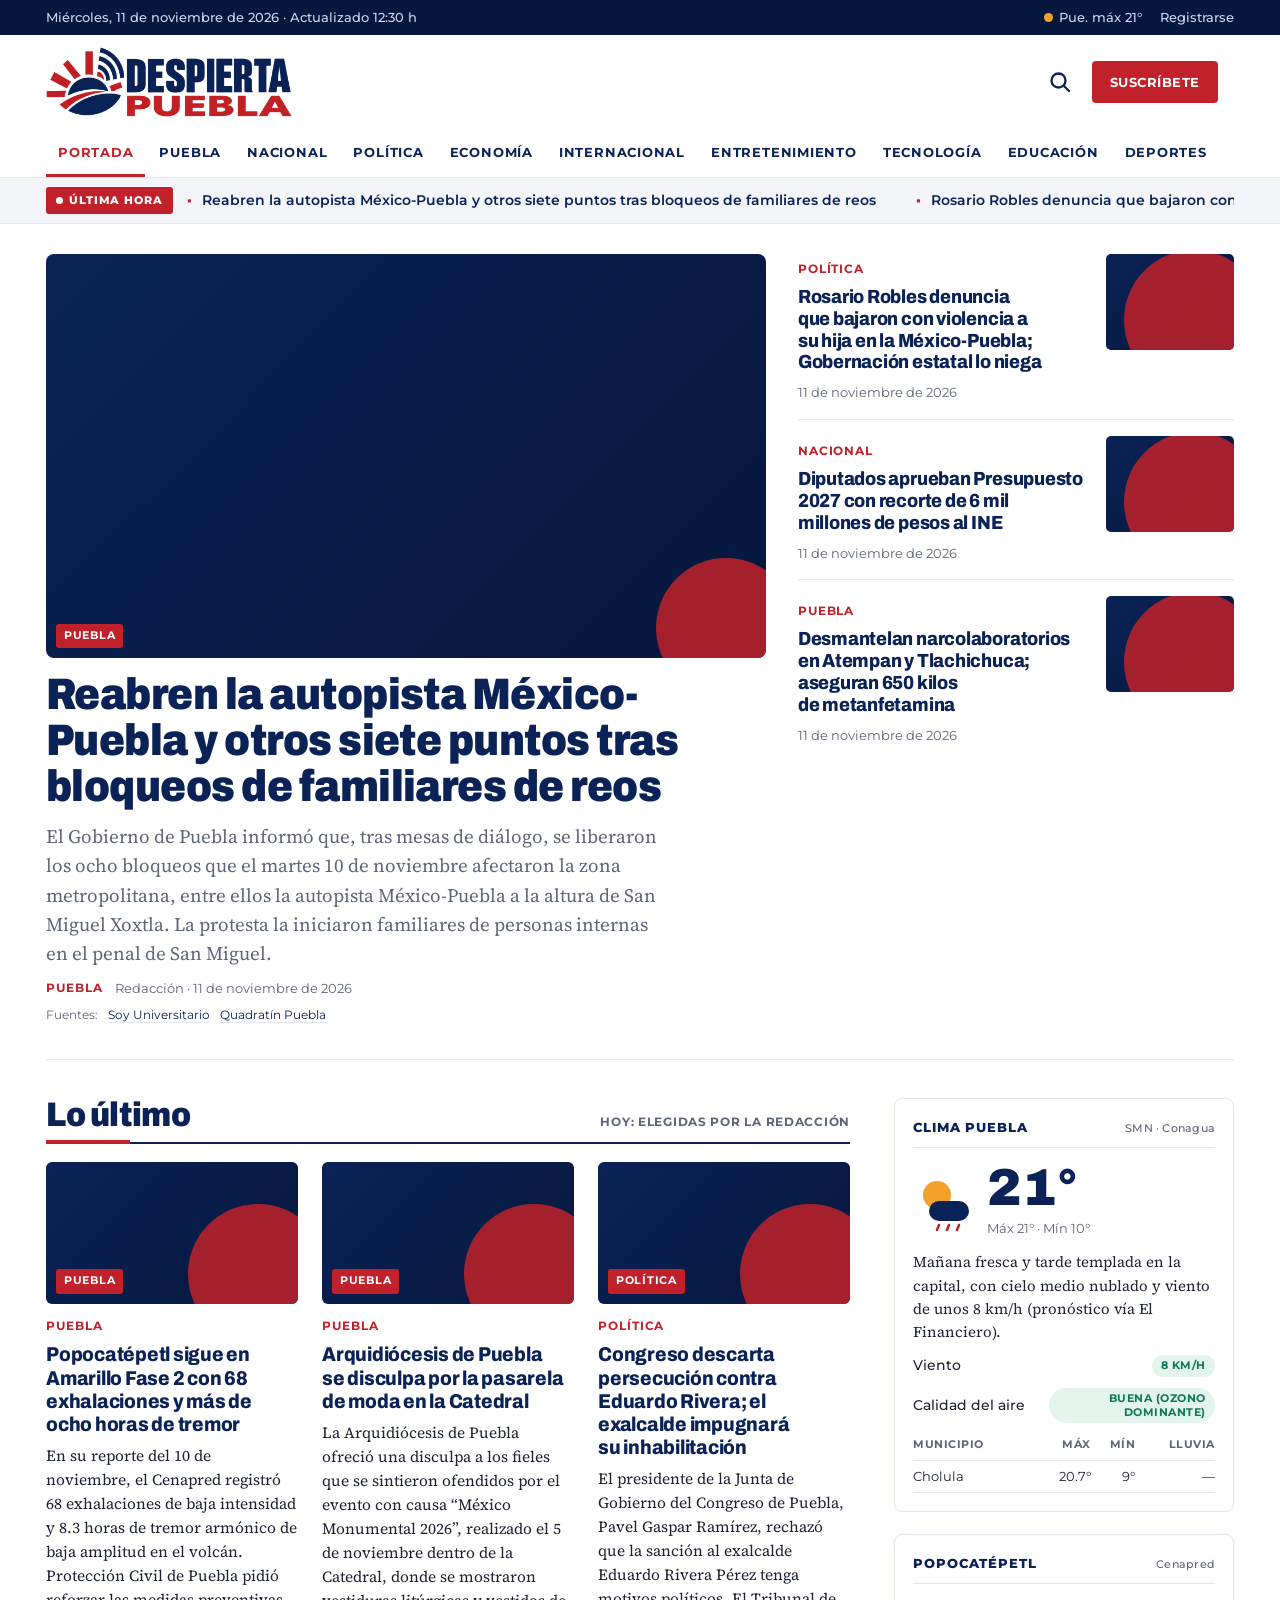
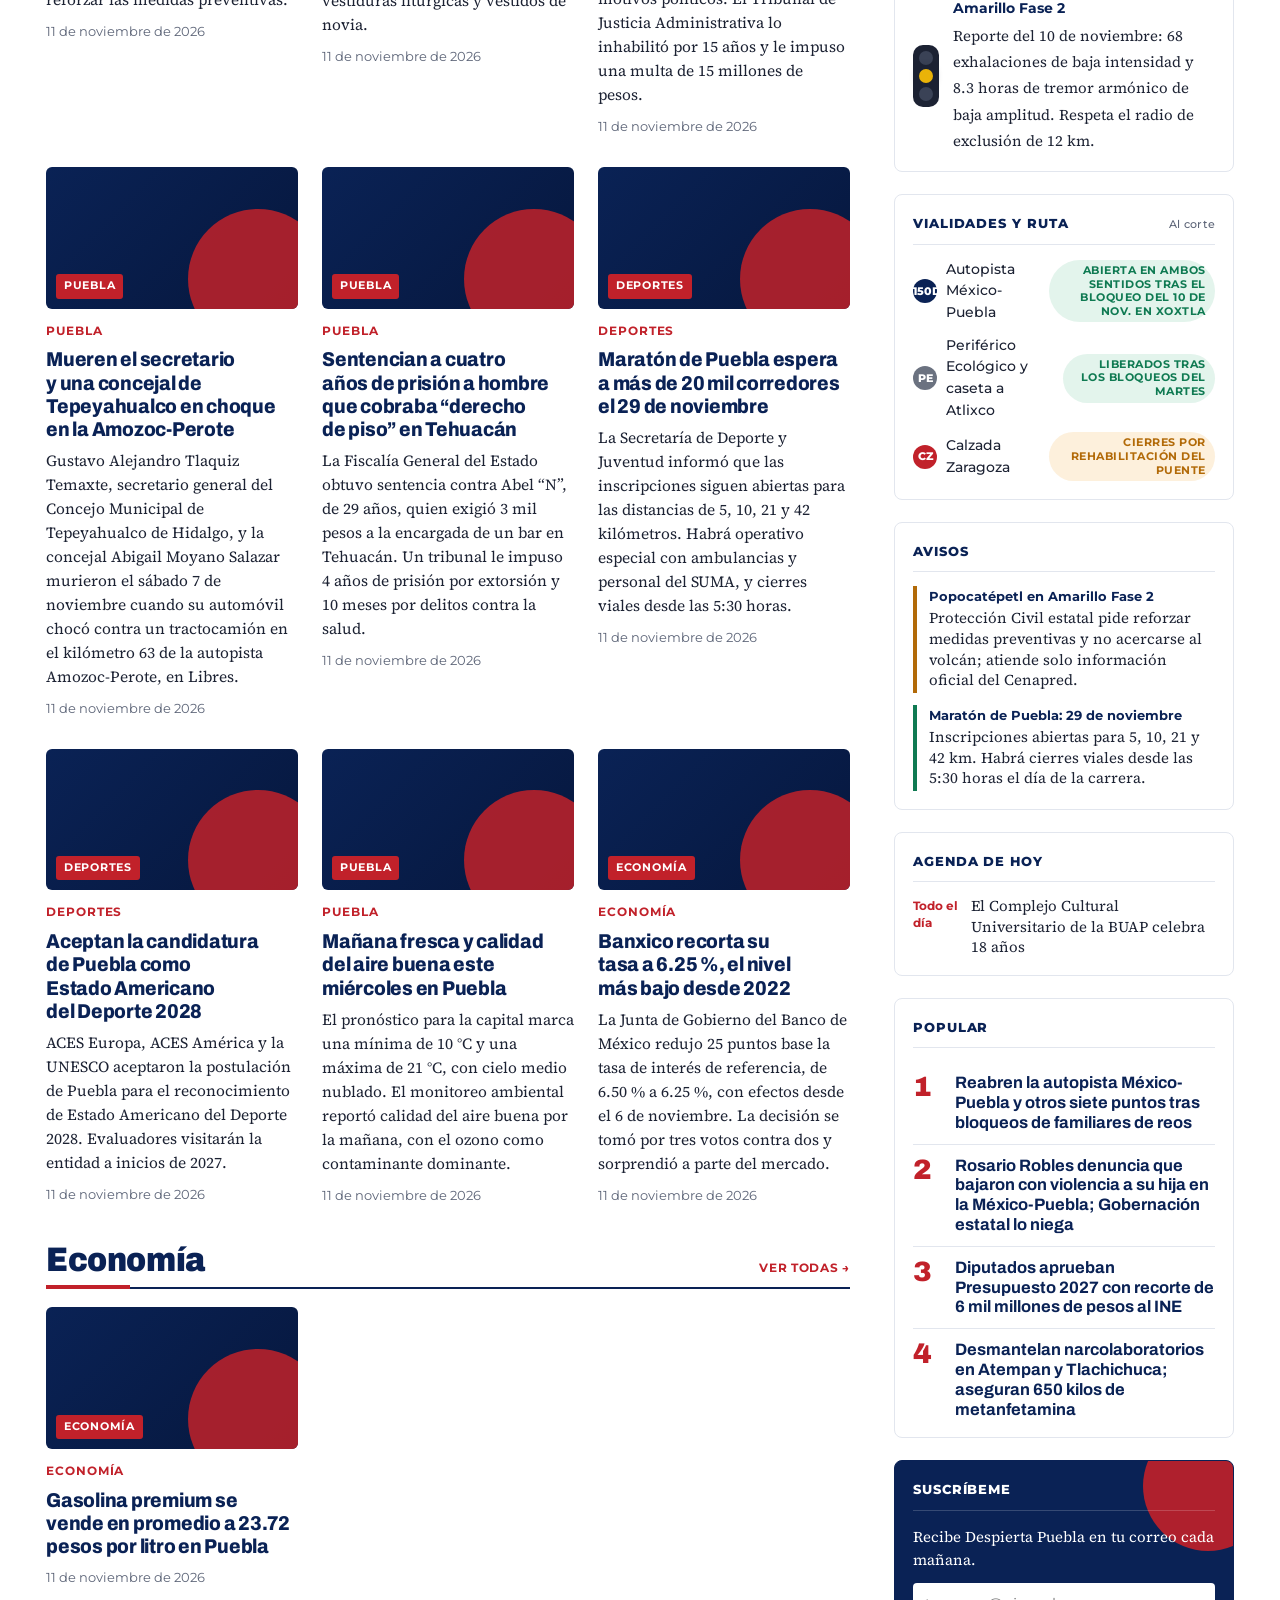
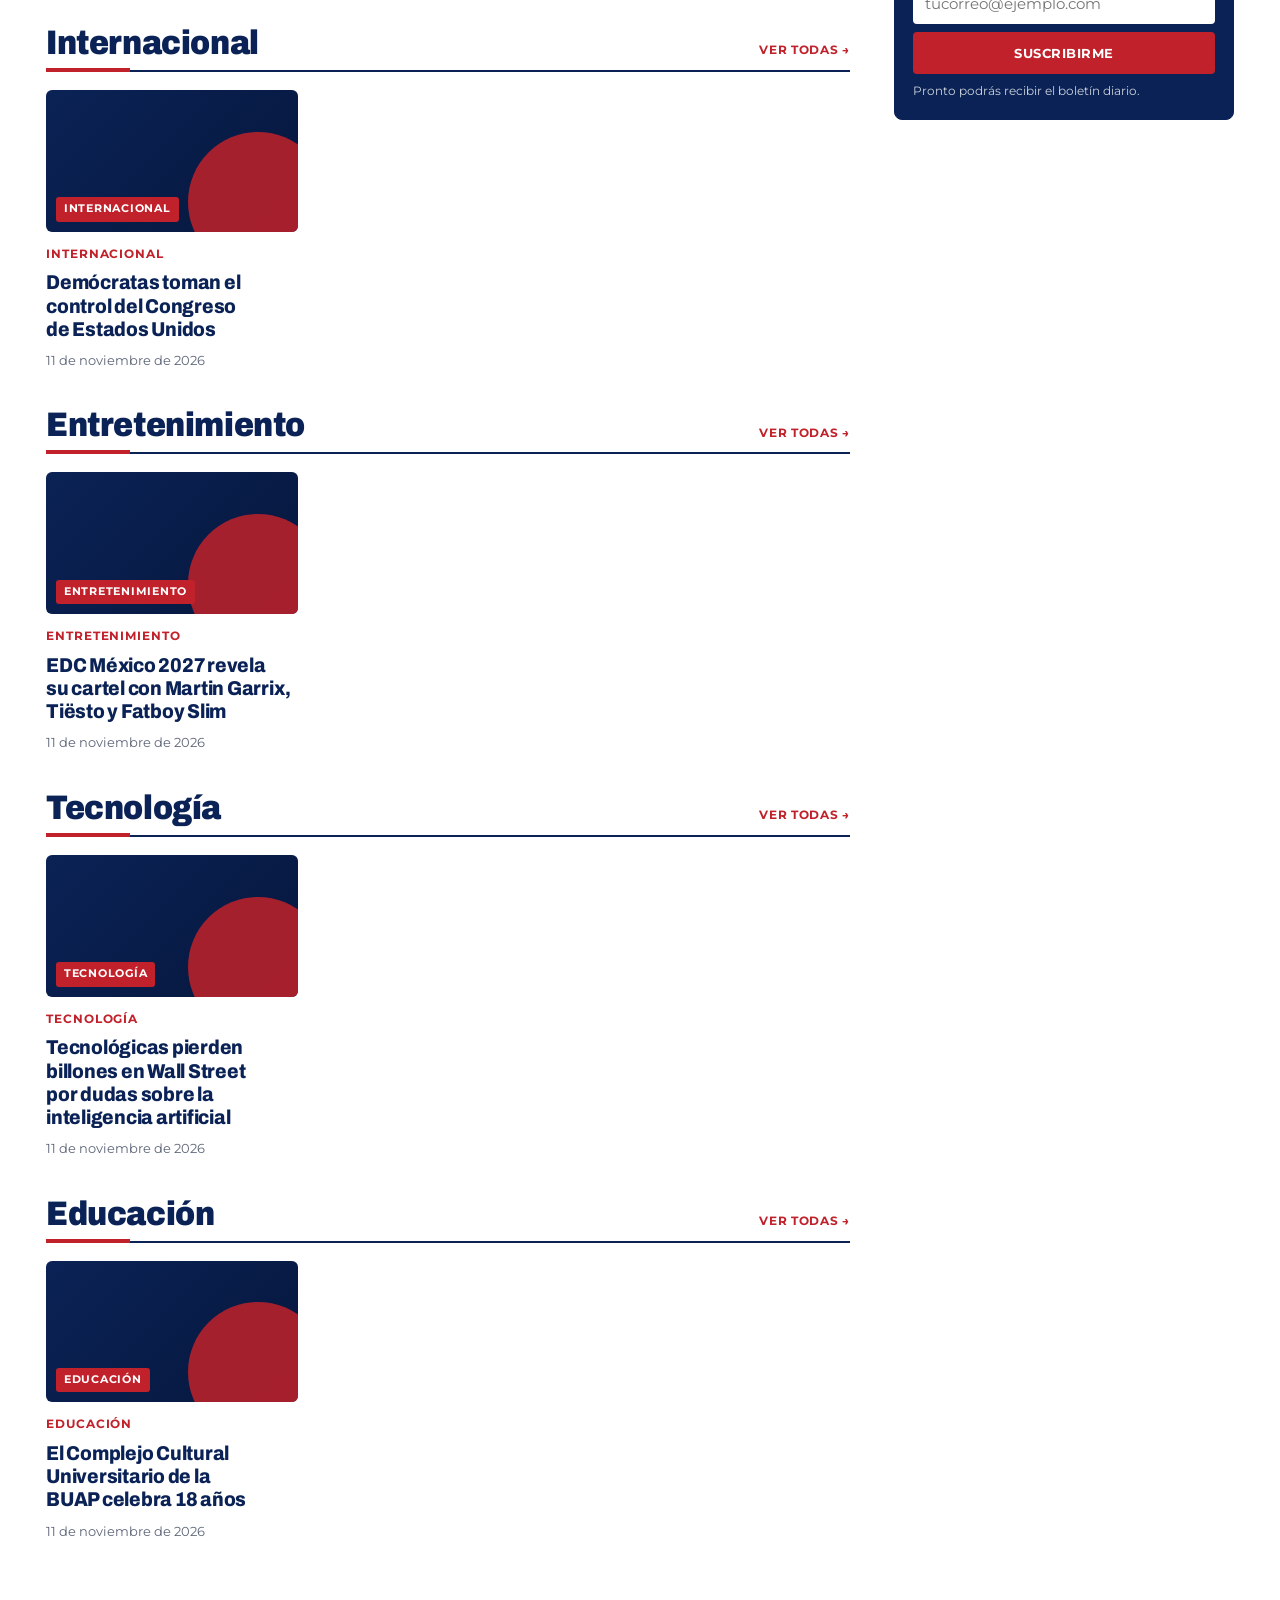
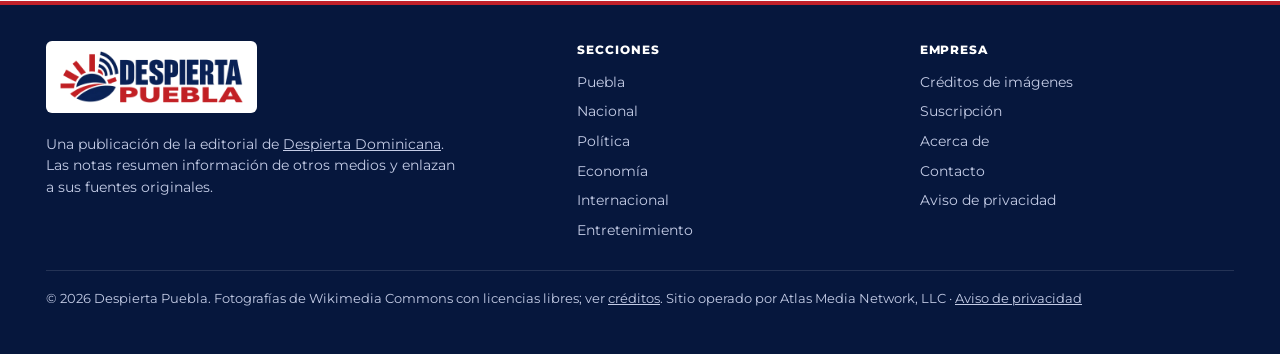
<file: index.html>
<!doctype html>
<html lang="es-MX">
<head>
<meta charset="utf-8">
<meta name="viewport" content="width=device-width, initial-scale=1, viewport-fit=cover">
<title>Despierta Puebla · Noticias de Puebla y del país</title>
<meta name="description" content="Noticias de Puebla y del país: Puebla, Nacional, Política, Economía, Internacional, Entretenimiento, Tecnología, Educación y Deportes.">
<meta name="theme-color" content="#0a2255">
<meta property="og:site_name" content="Despierta Puebla">
<meta property="og:title" content="Despierta Puebla · Noticias de Puebla y del país">
<meta property="og:description" content="Noticias de Puebla y del país: Puebla, Nacional, Política, Economía, Internacional, Entretenimiento, Tecnología, Educación y Deportes.">
<meta property="og:image" content="https://despiertapuebla.com.mx/assets/og.png">
<link rel="icon" href="/assets/favicon.svg" type="image/svg+xml">
<link rel="apple-touch-icon" href="/assets/apple-touch-icon.png">
<link rel="preconnect" href="https://fonts.googleapis.com">
<link rel="preconnect" href="https://fonts.gstatic.com" crossorigin>
<link rel="stylesheet" href="https://fonts.googleapis.com/css2?family=Archivo:wdth,wght@75..100,600;75..100,700;75..100,800;75..100,900&family=Montserrat:wght@500;600;700;800&family=Source+Serif+4:opsz,wght@8..60,400;8..60,600&display=swap">
<link rel="stylesheet" href="assets/style.css">
</head>
<body data-pagina="portada">
<div id="app"><noscript><p style="padding:24px;font-family:sans-serif">Activa JavaScript para ver las noticias de Despierta Puebla.</p></noscript></div>
<script src="assets/imagenes.js"></script>
<script src="assets/datos.js?v=e71a390d1c"></script>
<script src="assets/en-vivo.js?v=8457e9b8d8"></script><script src="assets/app.js?v=b05a598c6f"></script>
</body>
</html>
</file>
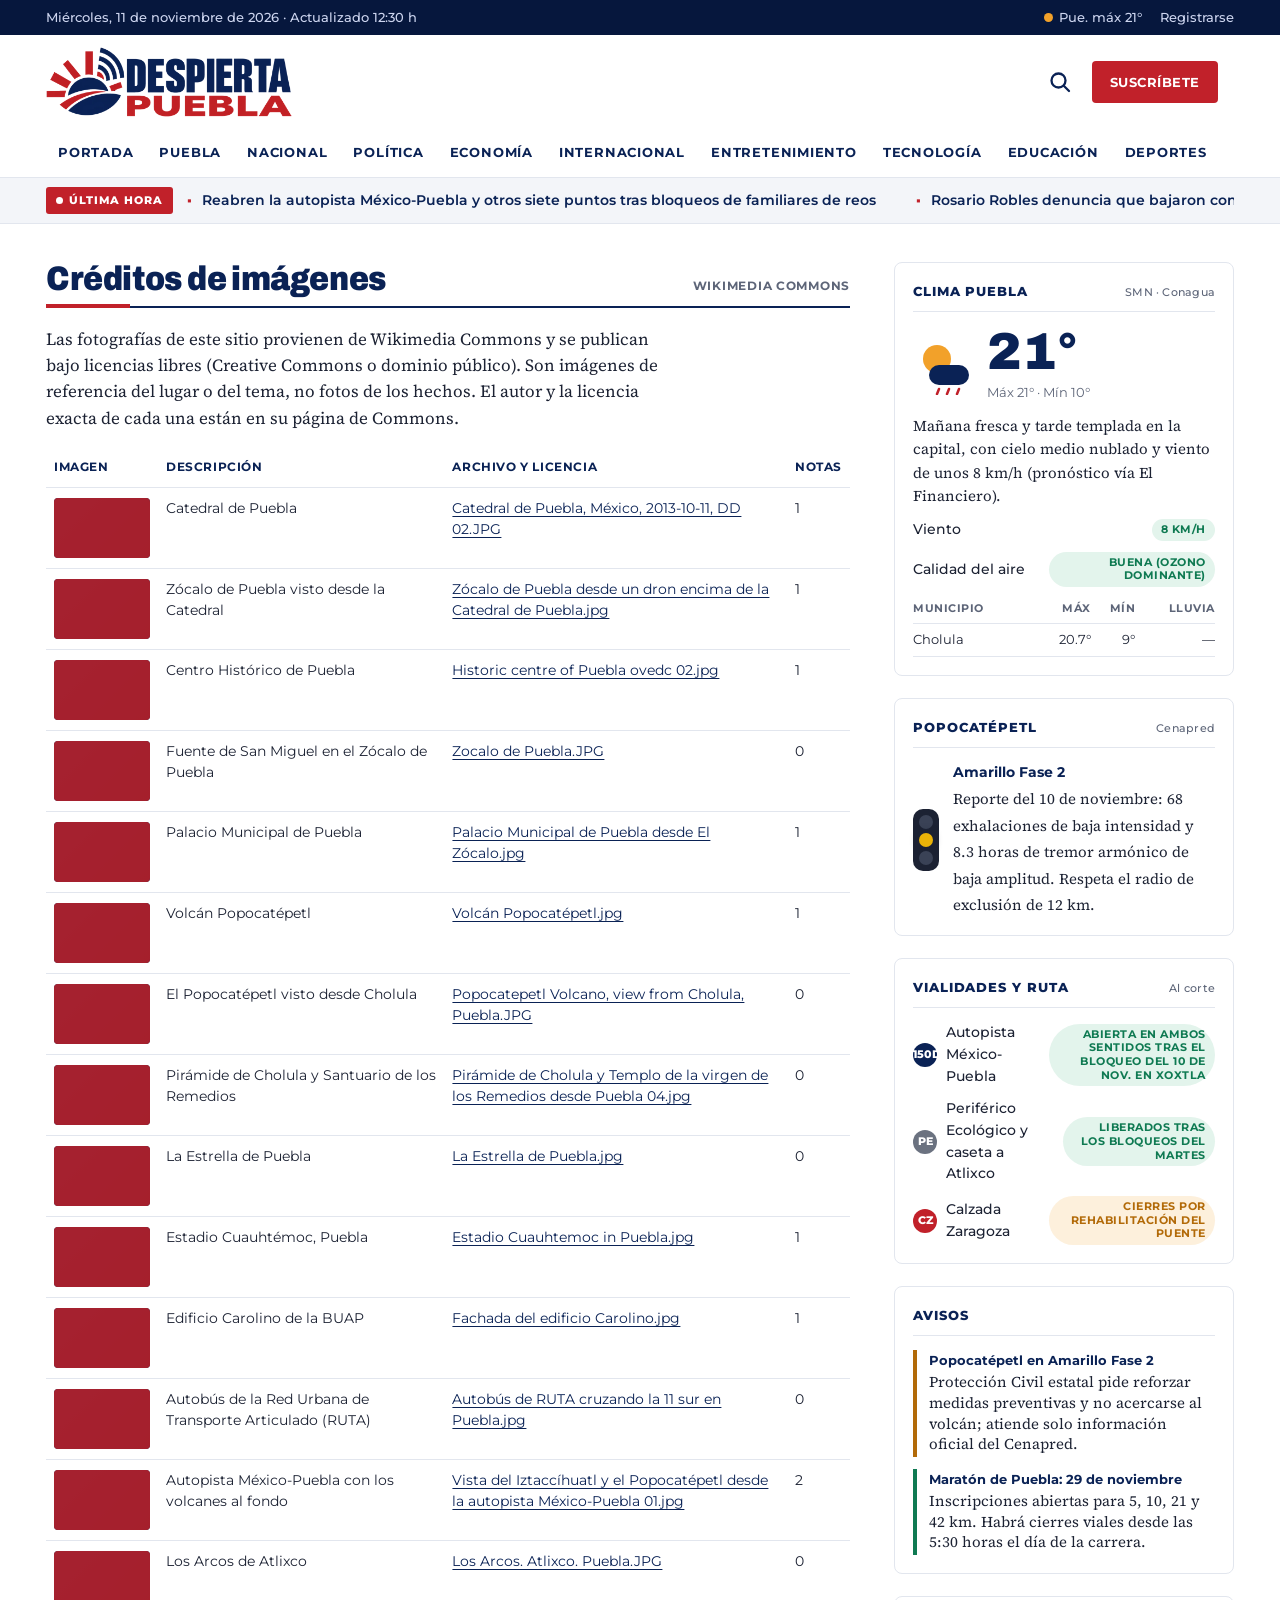
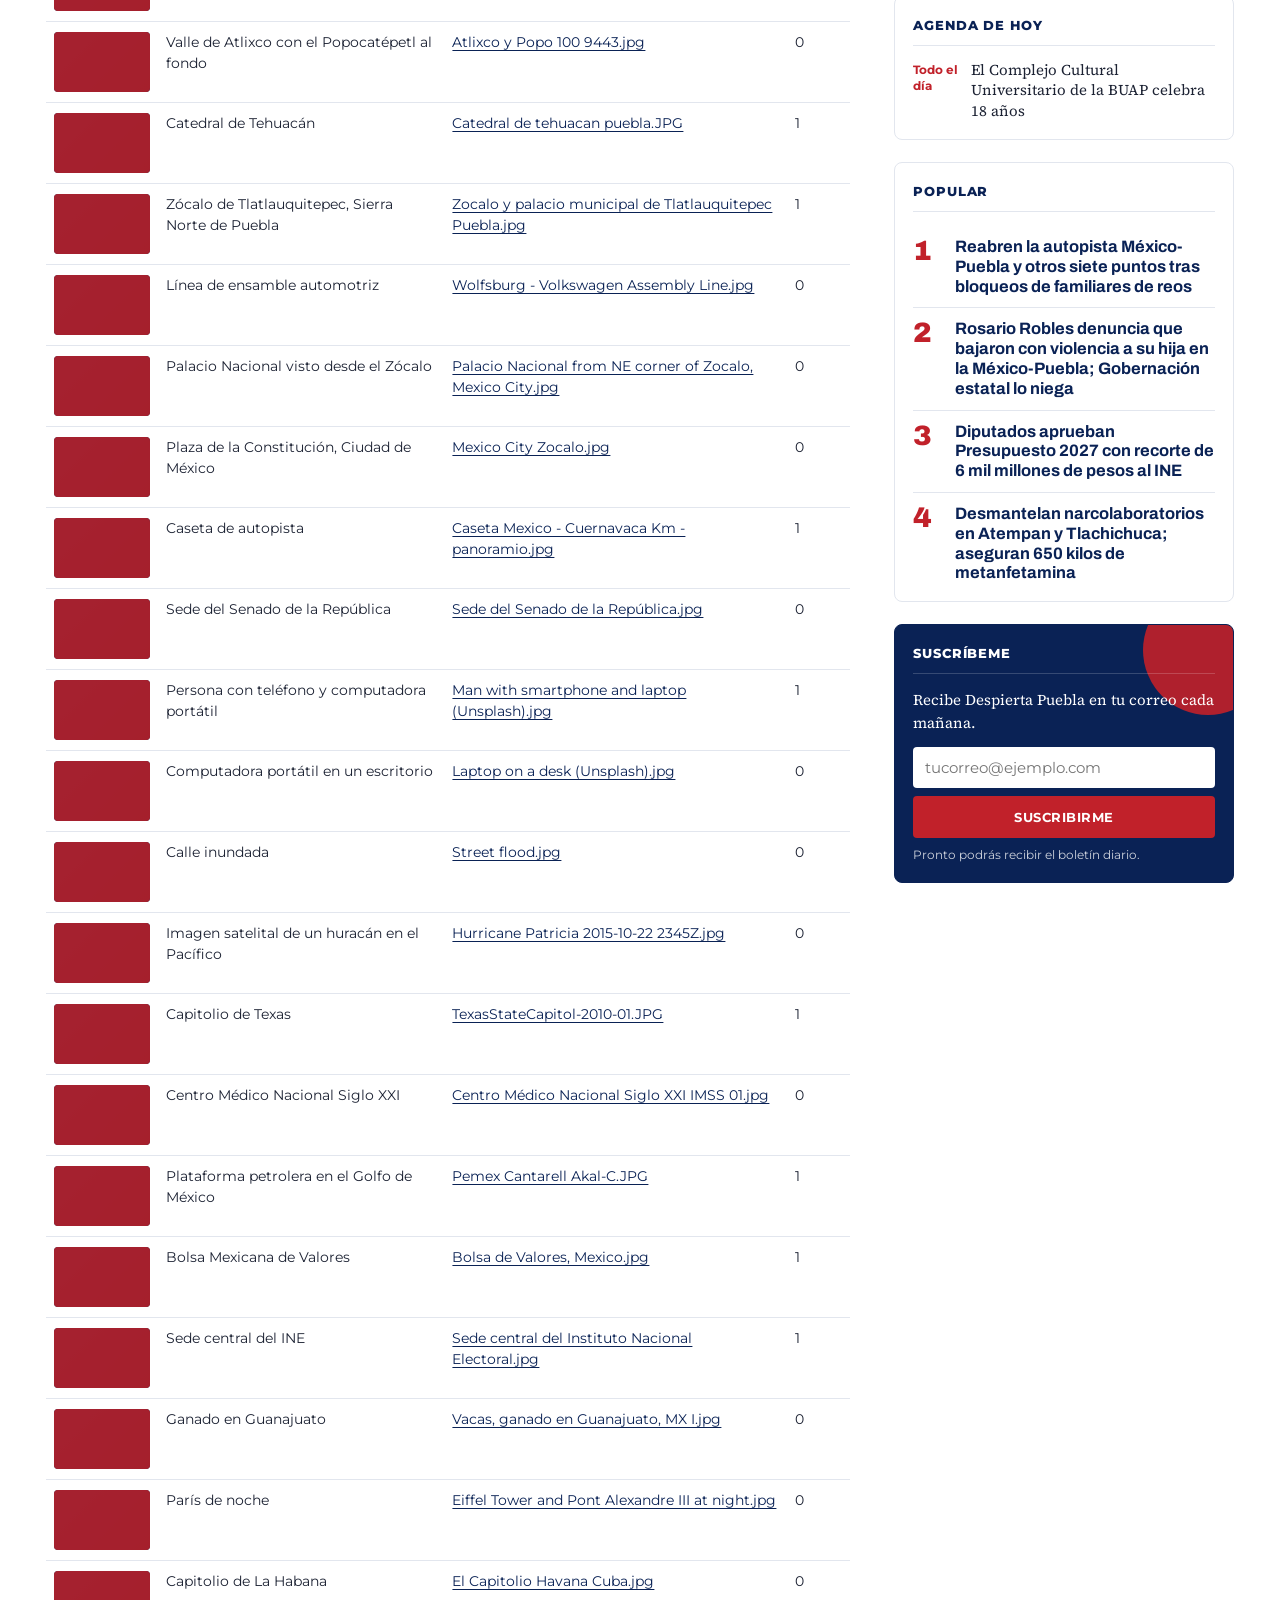
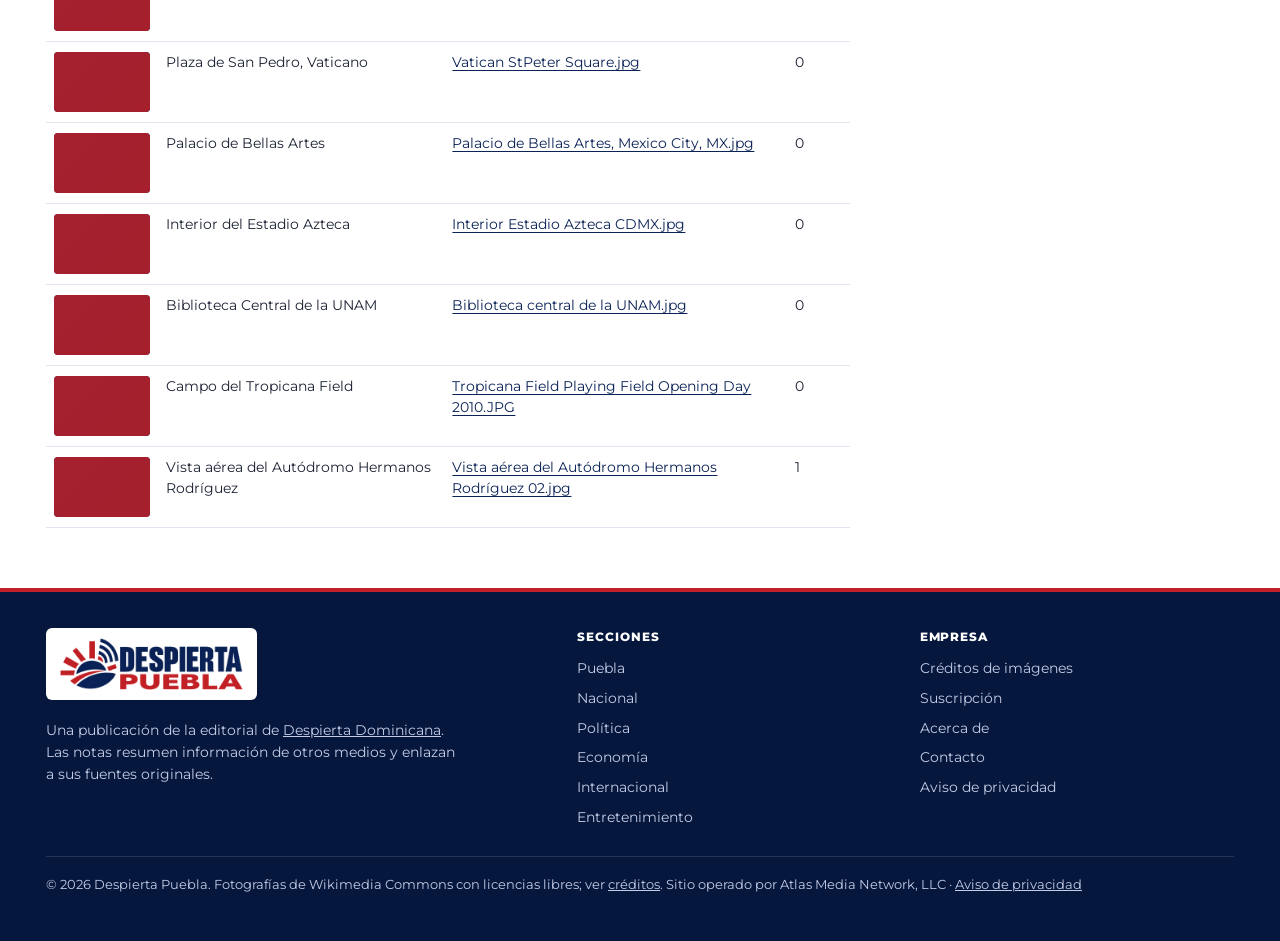
<file: creditos.html>
<!doctype html>
<html lang="es-MX">
<head>
<meta charset="utf-8">
<meta name="viewport" content="width=device-width, initial-scale=1, viewport-fit=cover">
<title>Créditos de imágenes · Despierta Puebla</title>
<meta name="description" content="Noticias de Puebla y del país: Puebla, Nacional, Política, Economía, Internacional, Entretenimiento, Tecnología, Educación y Deportes.">
<meta name="theme-color" content="#0a2255">
<meta property="og:site_name" content="Despierta Puebla">
<meta property="og:title" content="Créditos de imágenes · Despierta Puebla">
<meta property="og:description" content="Noticias de Puebla y del país: Puebla, Nacional, Política, Economía, Internacional, Entretenimiento, Tecnología, Educación y Deportes.">
<meta property="og:image" content="https://despiertapuebla.com.mx/assets/og.png">
<link rel="icon" href="/assets/favicon.svg" type="image/svg+xml">
<link rel="apple-touch-icon" href="/assets/apple-touch-icon.png">
<link rel="preconnect" href="https://fonts.googleapis.com">
<link rel="preconnect" href="https://fonts.gstatic.com" crossorigin>
<link rel="stylesheet" href="https://fonts.googleapis.com/css2?family=Archivo:wdth,wght@75..100,600;75..100,700;75..100,800;75..100,900&family=Montserrat:wght@500;600;700;800&family=Source+Serif+4:opsz,wght@8..60,400;8..60,600&display=swap">
<link rel="stylesheet" href="assets/style.css">
</head>
<body data-pagina="creditos">
<div id="app"><noscript><p style="padding:24px;font-family:sans-serif">Activa JavaScript para ver las noticias de Despierta Puebla.</p></noscript></div>
<script src="assets/imagenes.js"></script>
<script src="assets/datos.js?v=e71a390d1c"></script>
<script src="assets/en-vivo.js?v=8457e9b8d8"></script><script src="assets/app.js?v=b05a598c6f"></script>
</body>
</html>
</file>
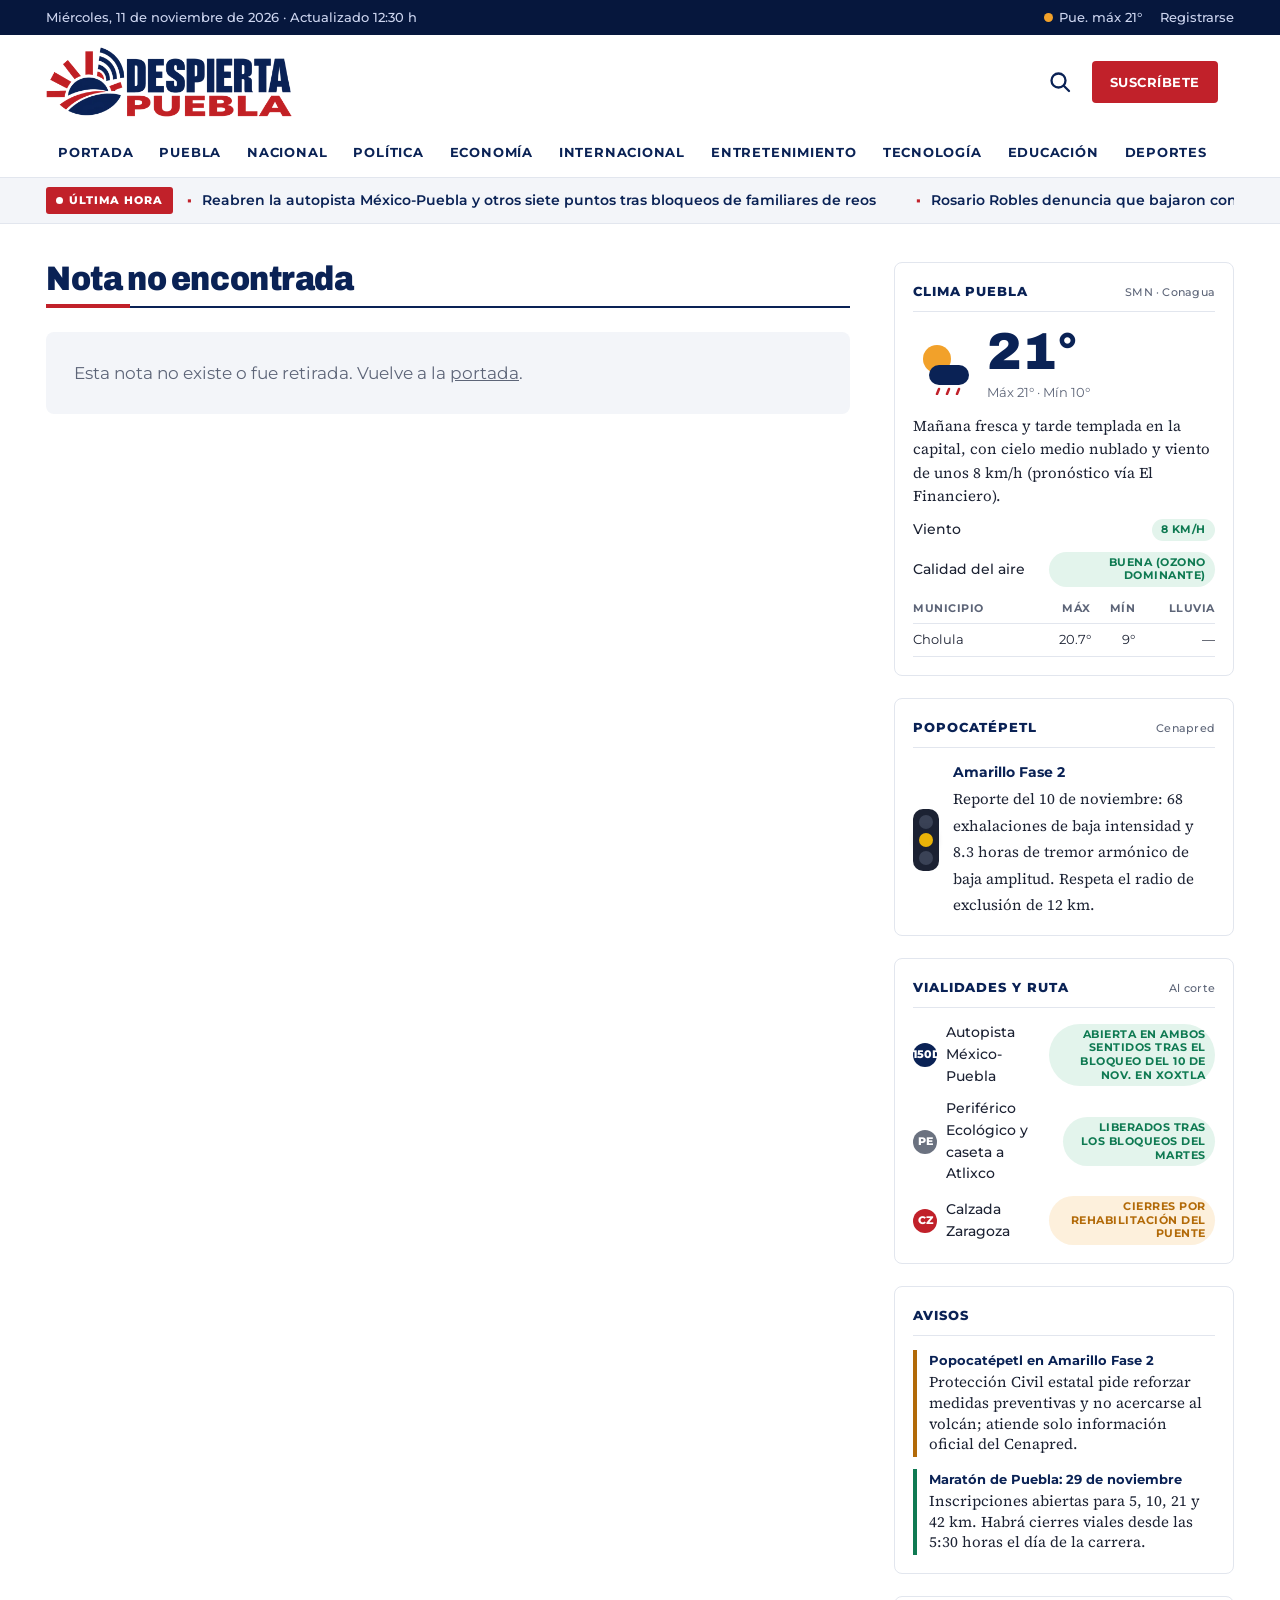
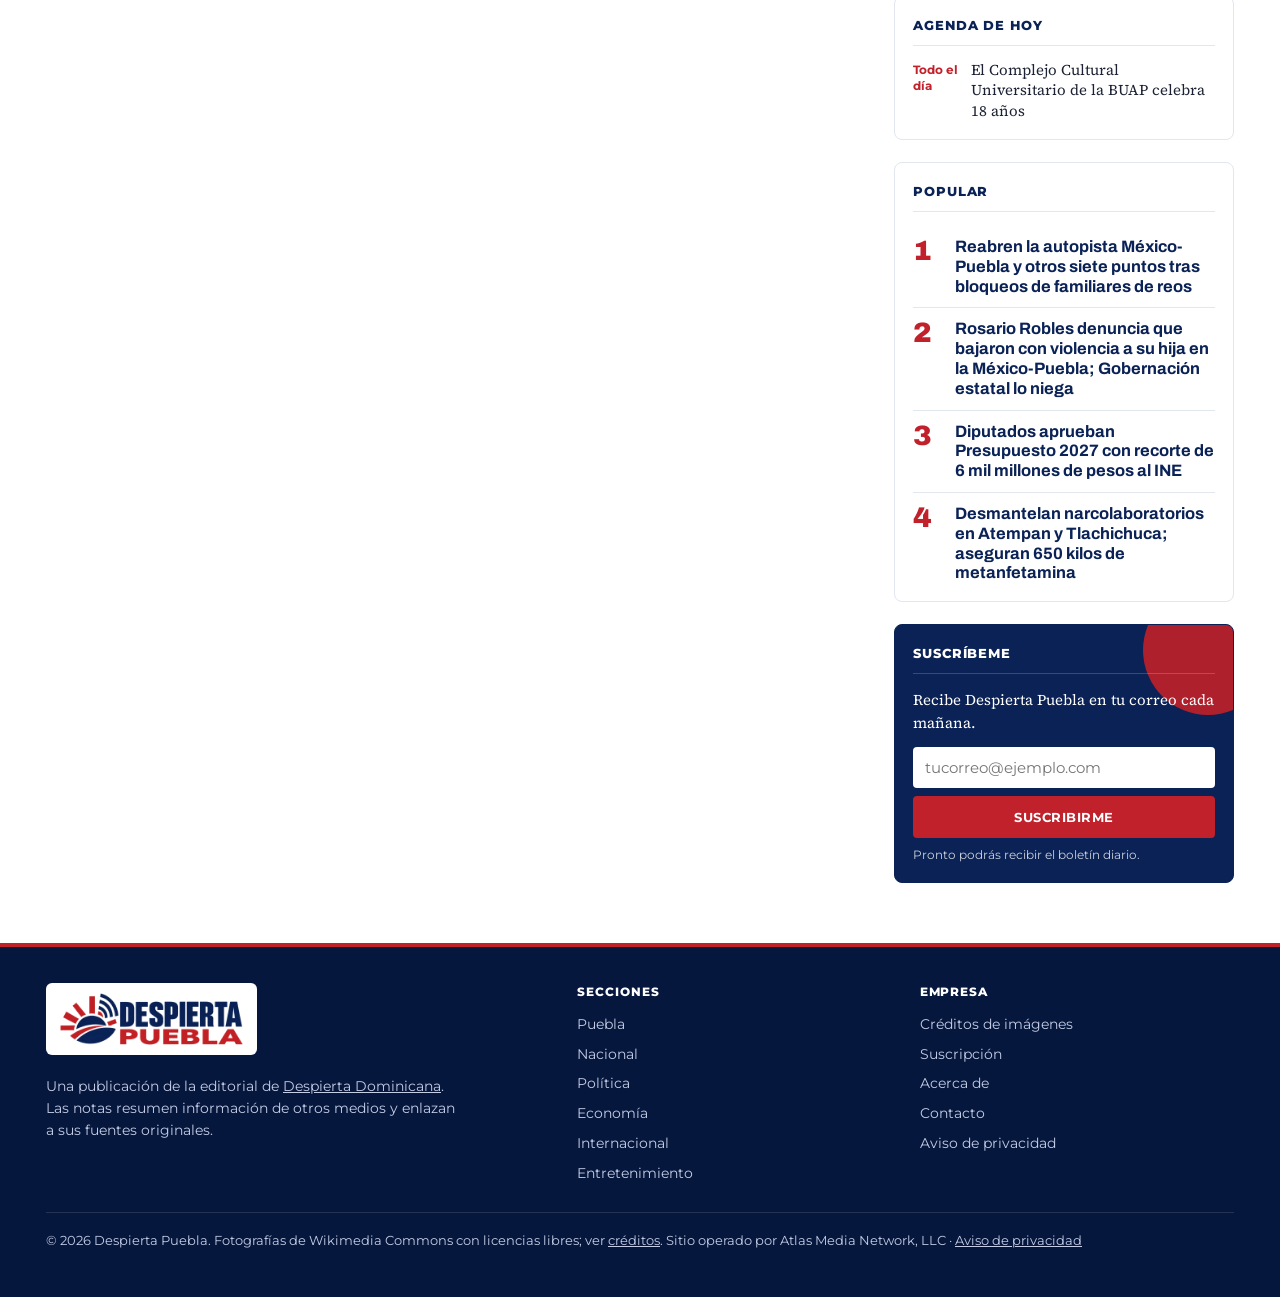
<file: nota.html>
<!doctype html>
<html lang="es-MX">
<head>
<meta charset="utf-8">
<meta name="viewport" content="width=device-width, initial-scale=1, viewport-fit=cover">
<title>Nota · Despierta Puebla</title>
<meta name="description" content="Noticias de Puebla y del país: Puebla, Nacional, Política, Economía, Internacional, Entretenimiento, Tecnología, Educación y Deportes.">
<meta name="theme-color" content="#0a2255">
<meta property="og:site_name" content="Despierta Puebla">
<meta property="og:title" content="Nota · Despierta Puebla">
<meta property="og:description" content="Noticias de Puebla y del país: Puebla, Nacional, Política, Economía, Internacional, Entretenimiento, Tecnología, Educación y Deportes.">
<meta property="og:image" content="https://despiertapuebla.com.mx/assets/og.png">
<link rel="icon" href="/assets/favicon.svg" type="image/svg+xml">
<link rel="apple-touch-icon" href="/assets/apple-touch-icon.png">
<link rel="preconnect" href="https://fonts.googleapis.com">
<link rel="preconnect" href="https://fonts.gstatic.com" crossorigin>
<link rel="stylesheet" href="https://fonts.googleapis.com/css2?family=Archivo:wdth,wght@75..100,600;75..100,700;75..100,800;75..100,900&family=Montserrat:wght@500;600;700;800&family=Source+Serif+4:opsz,wght@8..60,400;8..60,600&display=swap">
<link rel="stylesheet" href="assets/style.css">
</head>
<body data-pagina="nota">
<div id="app"><noscript><p style="padding:24px;font-family:sans-serif">Activa JavaScript para ver las noticias de Despierta Puebla.</p></noscript></div>
<script src="assets/imagenes.js"></script>
<script src="assets/datos.js?v=e71a390d1c"></script>
<script src="assets/en-vivo.js?v=8457e9b8d8"></script><script src="assets/app.js?v=b05a598c6f"></script>
</body>
</html>
</file>
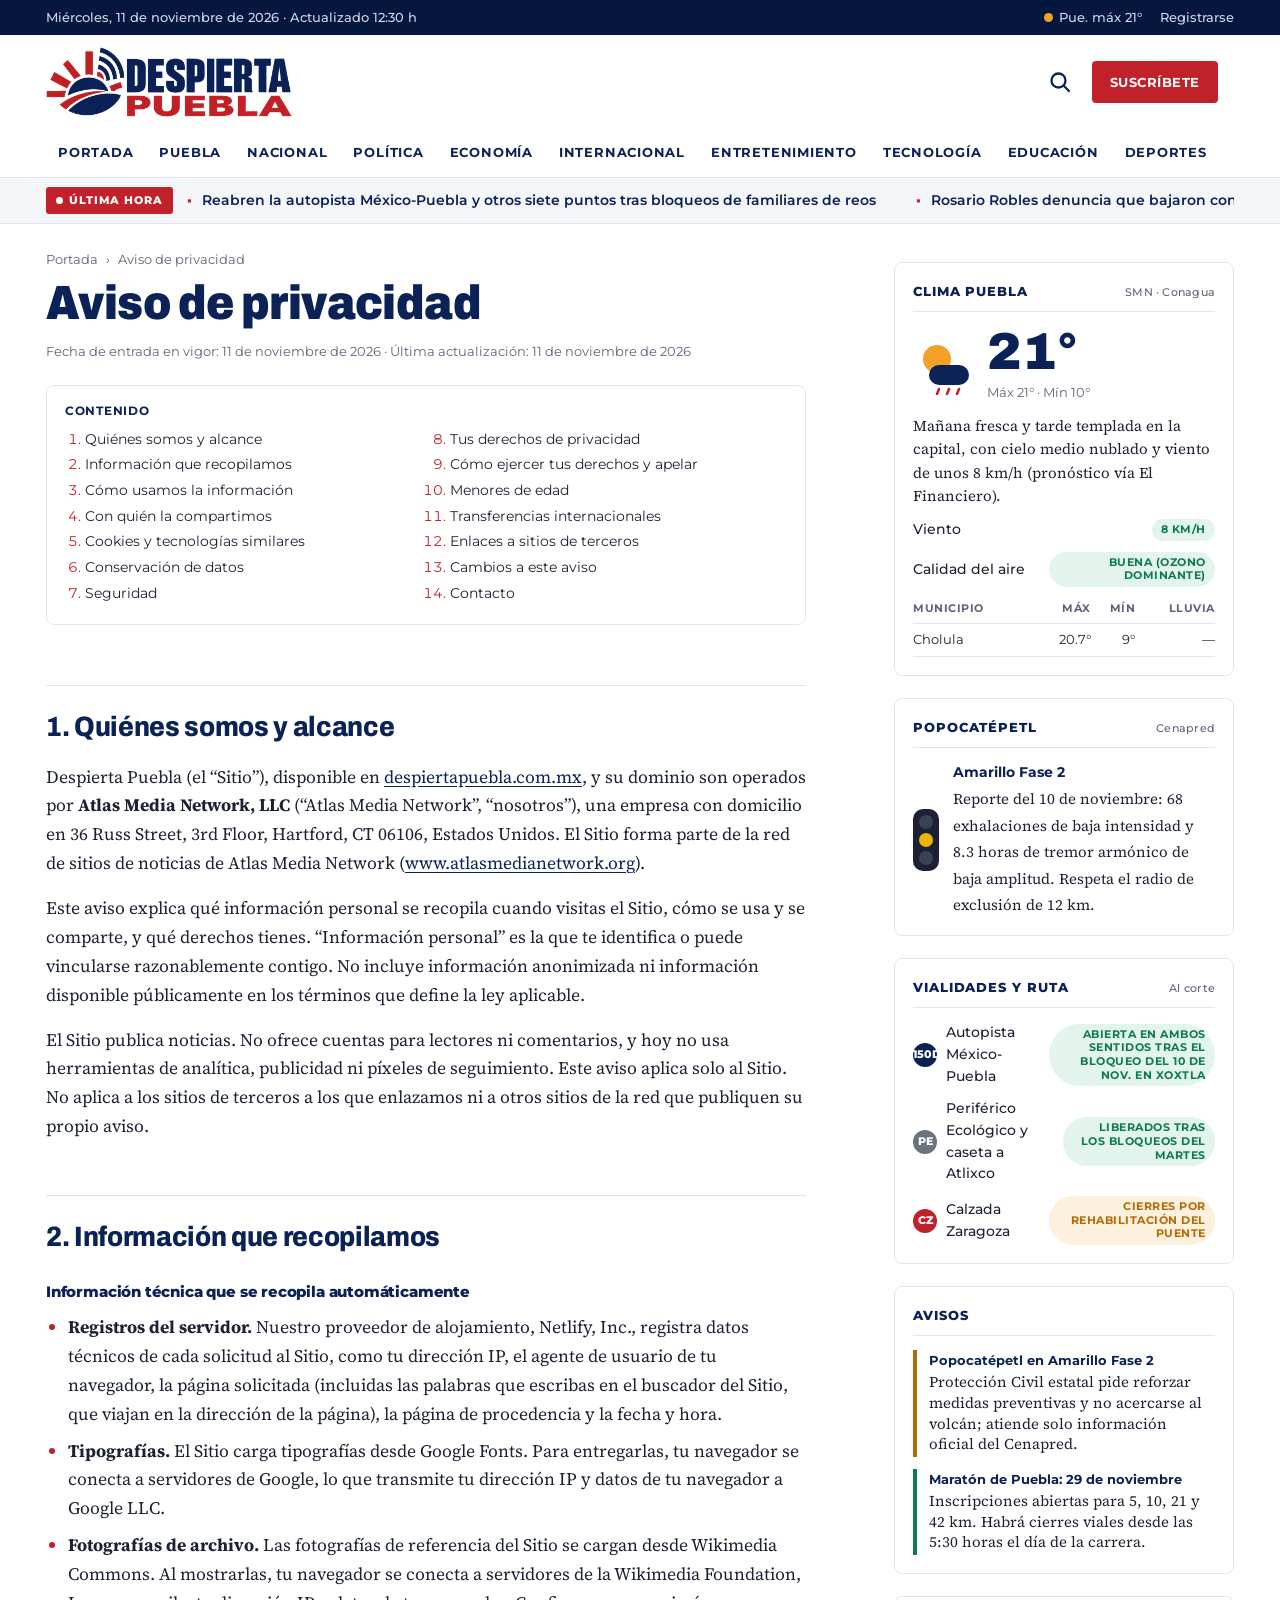
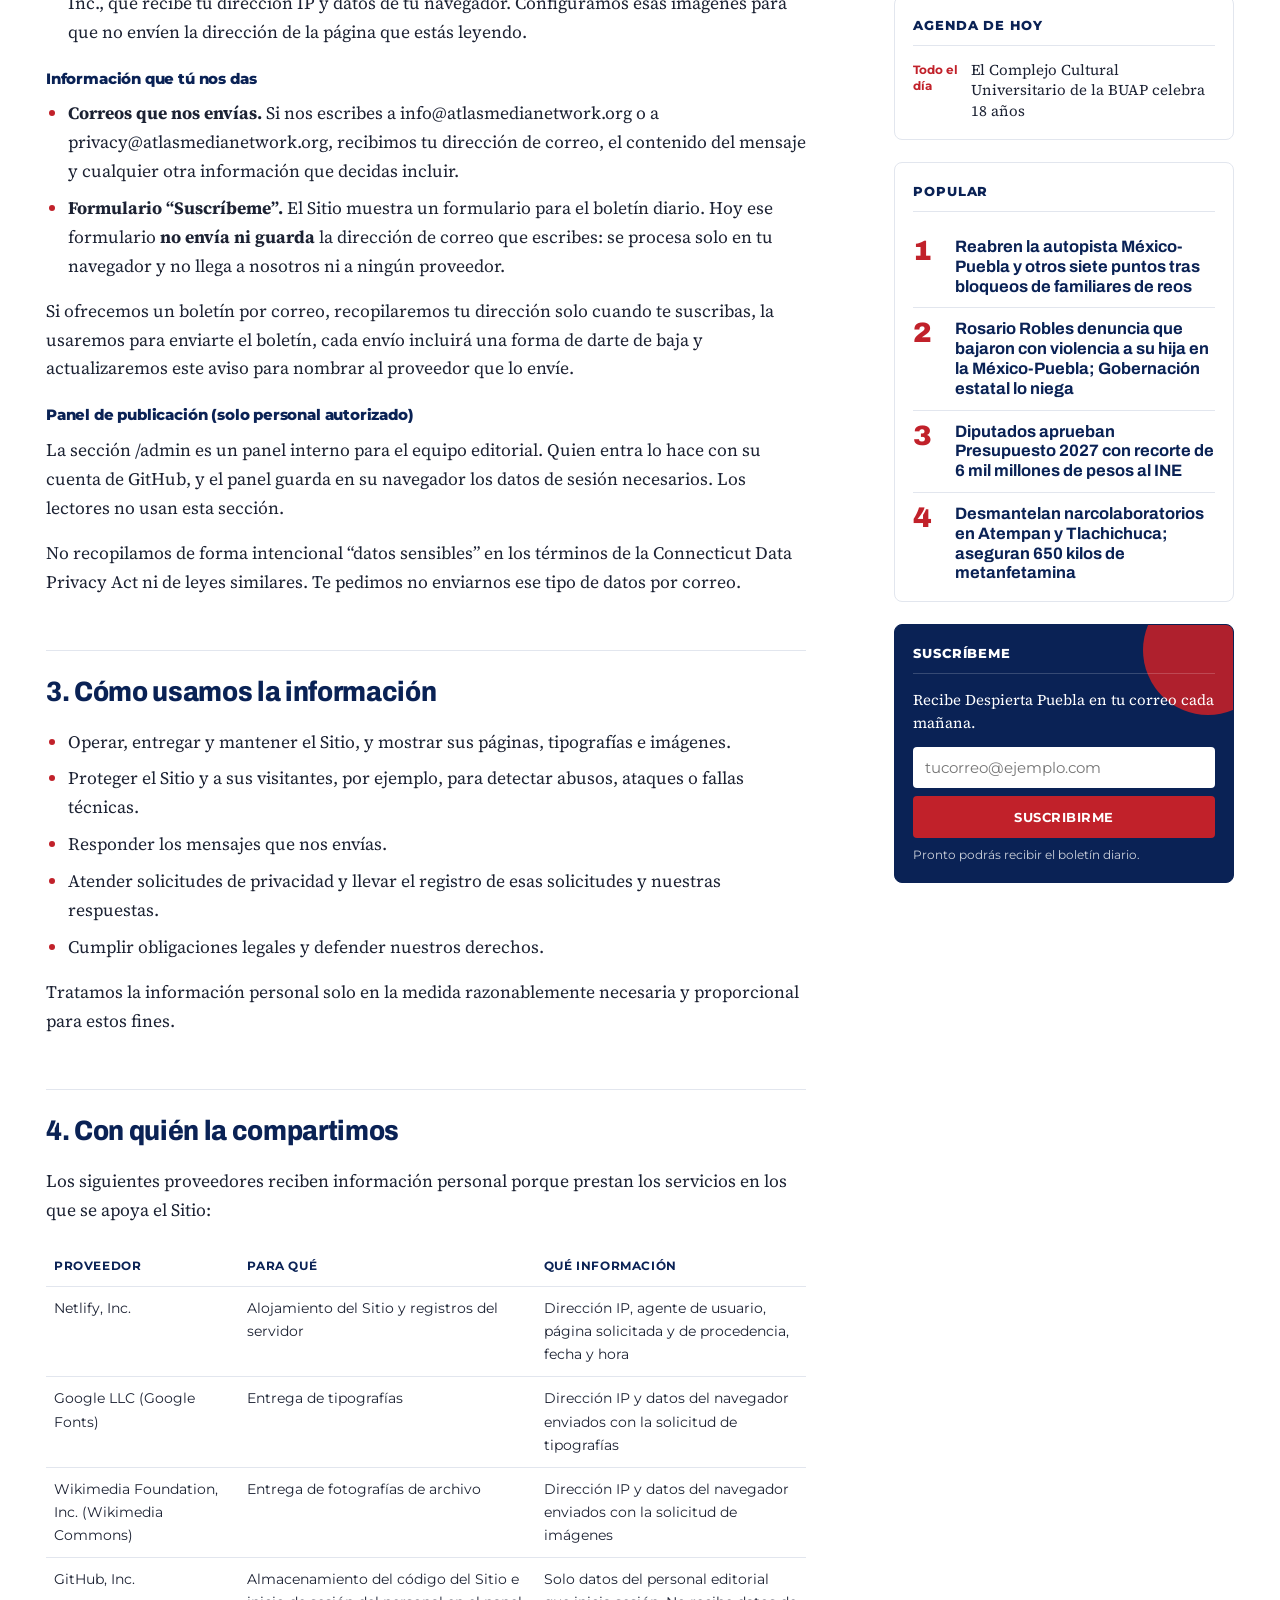
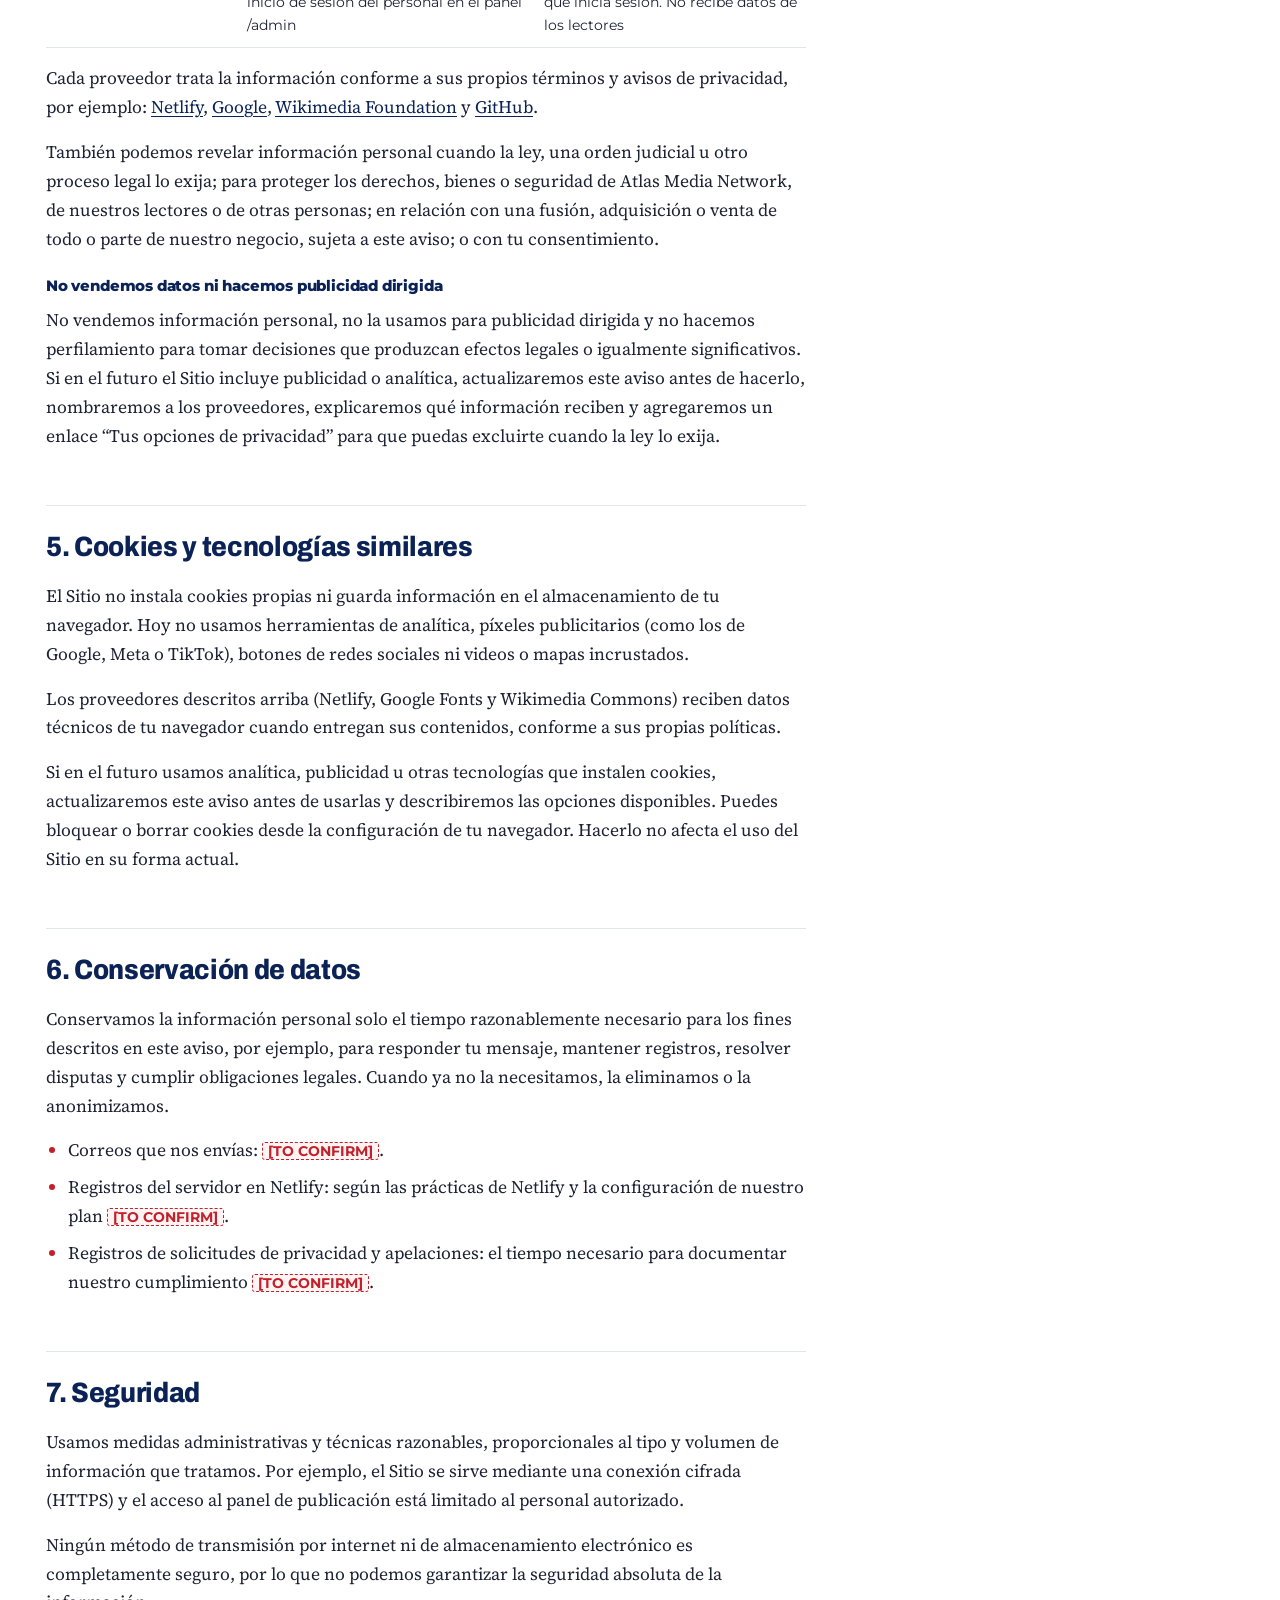
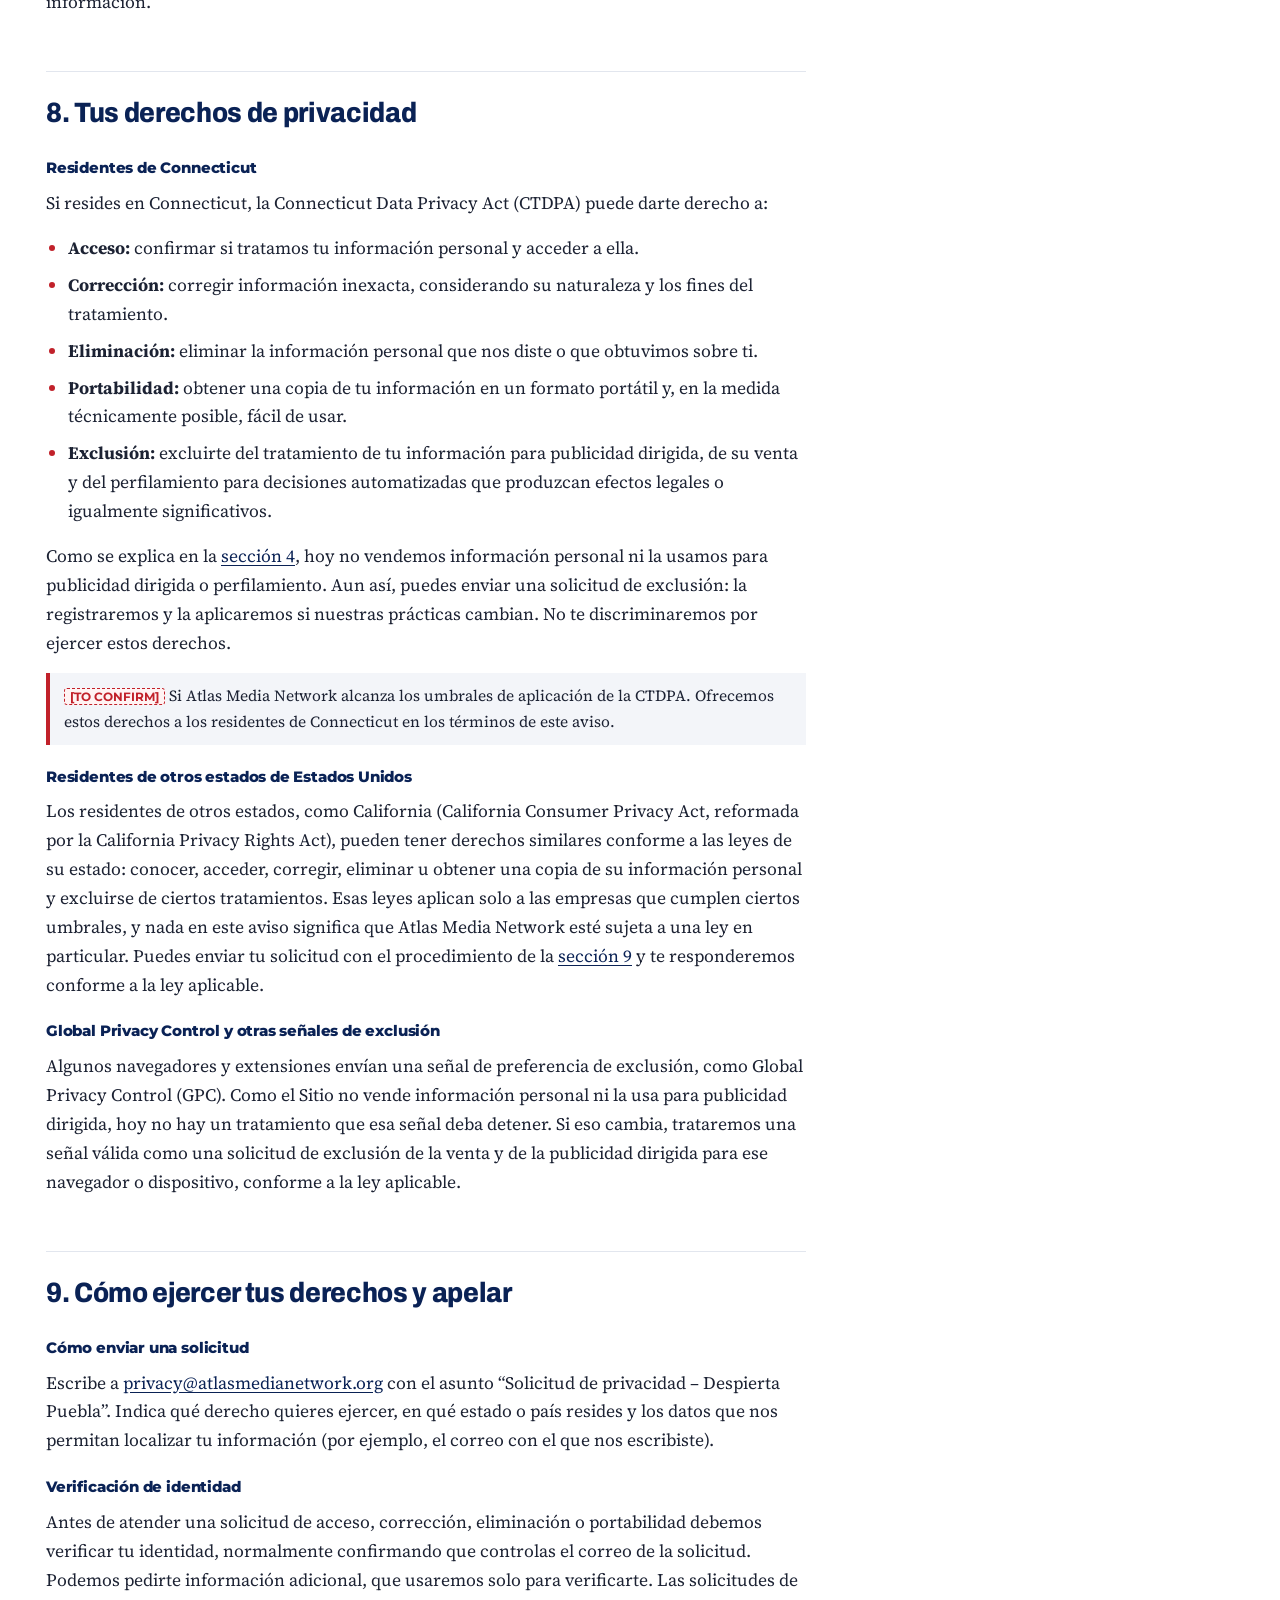
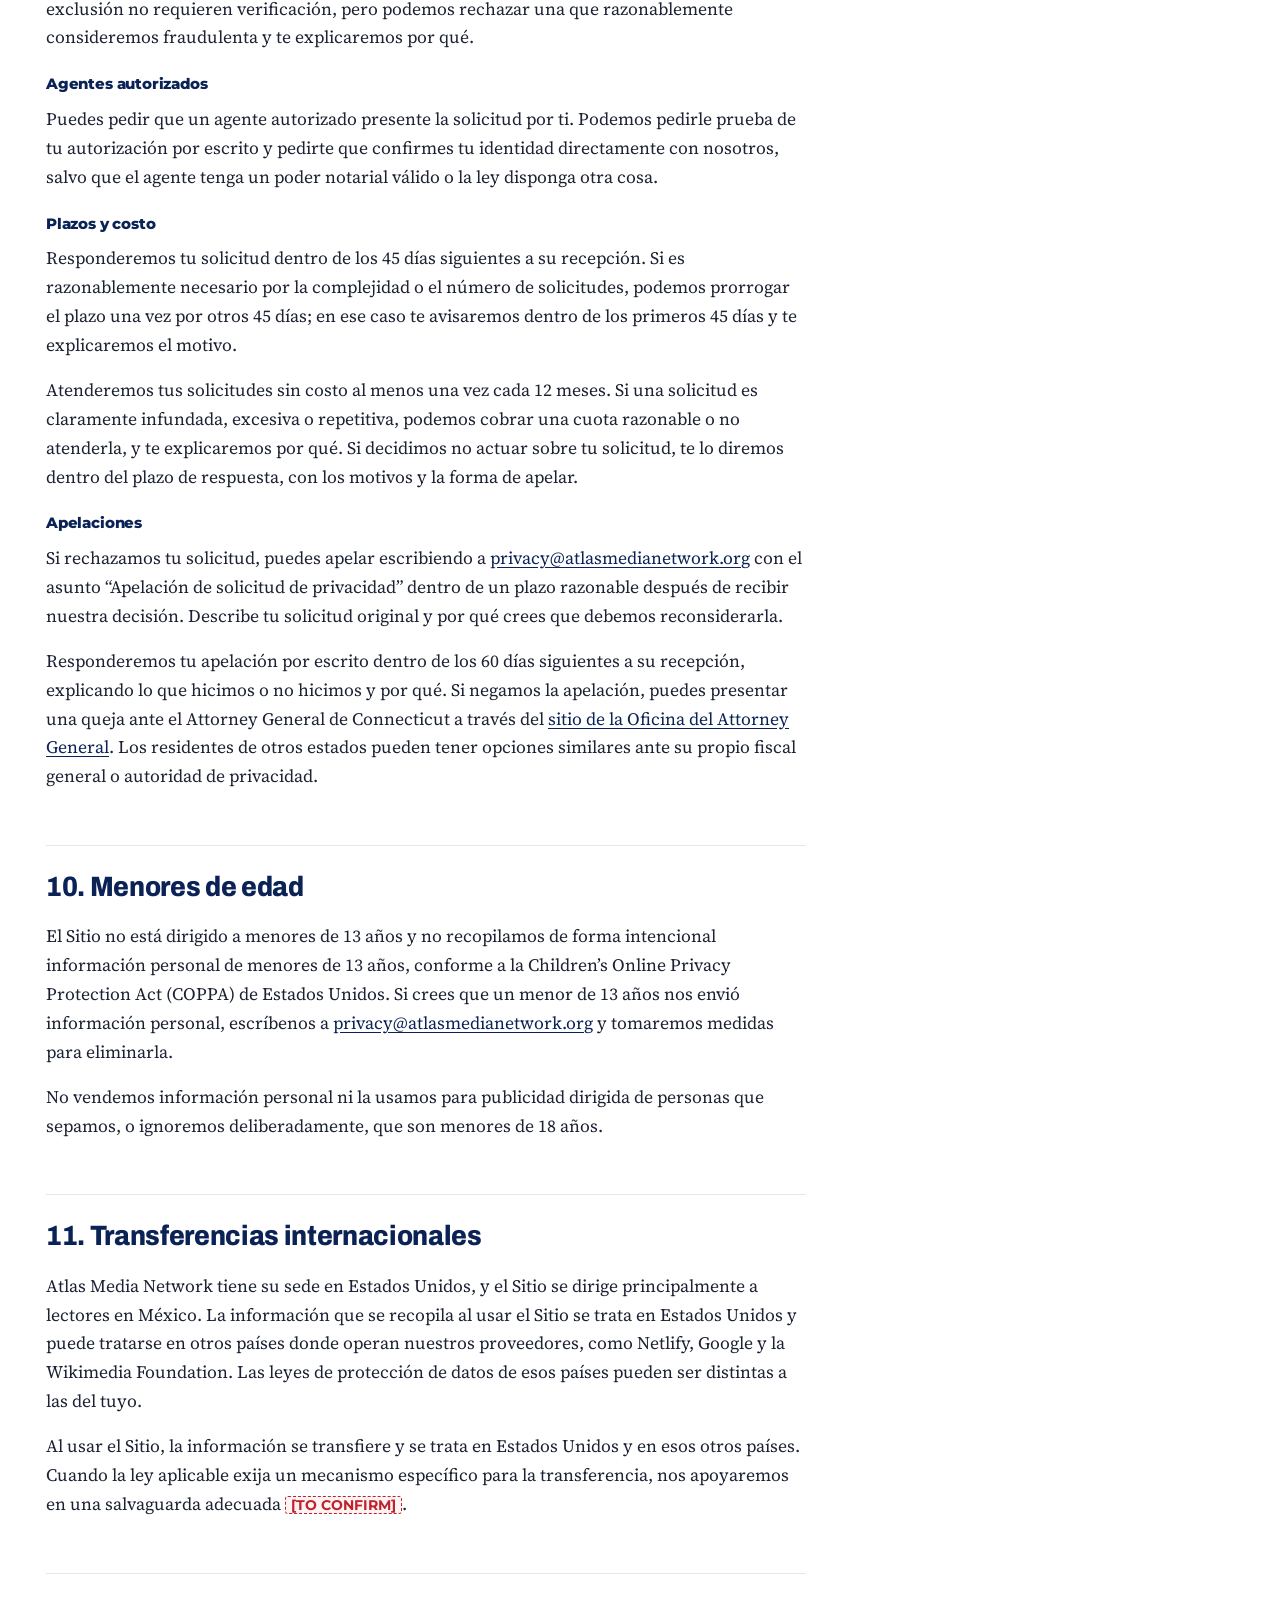
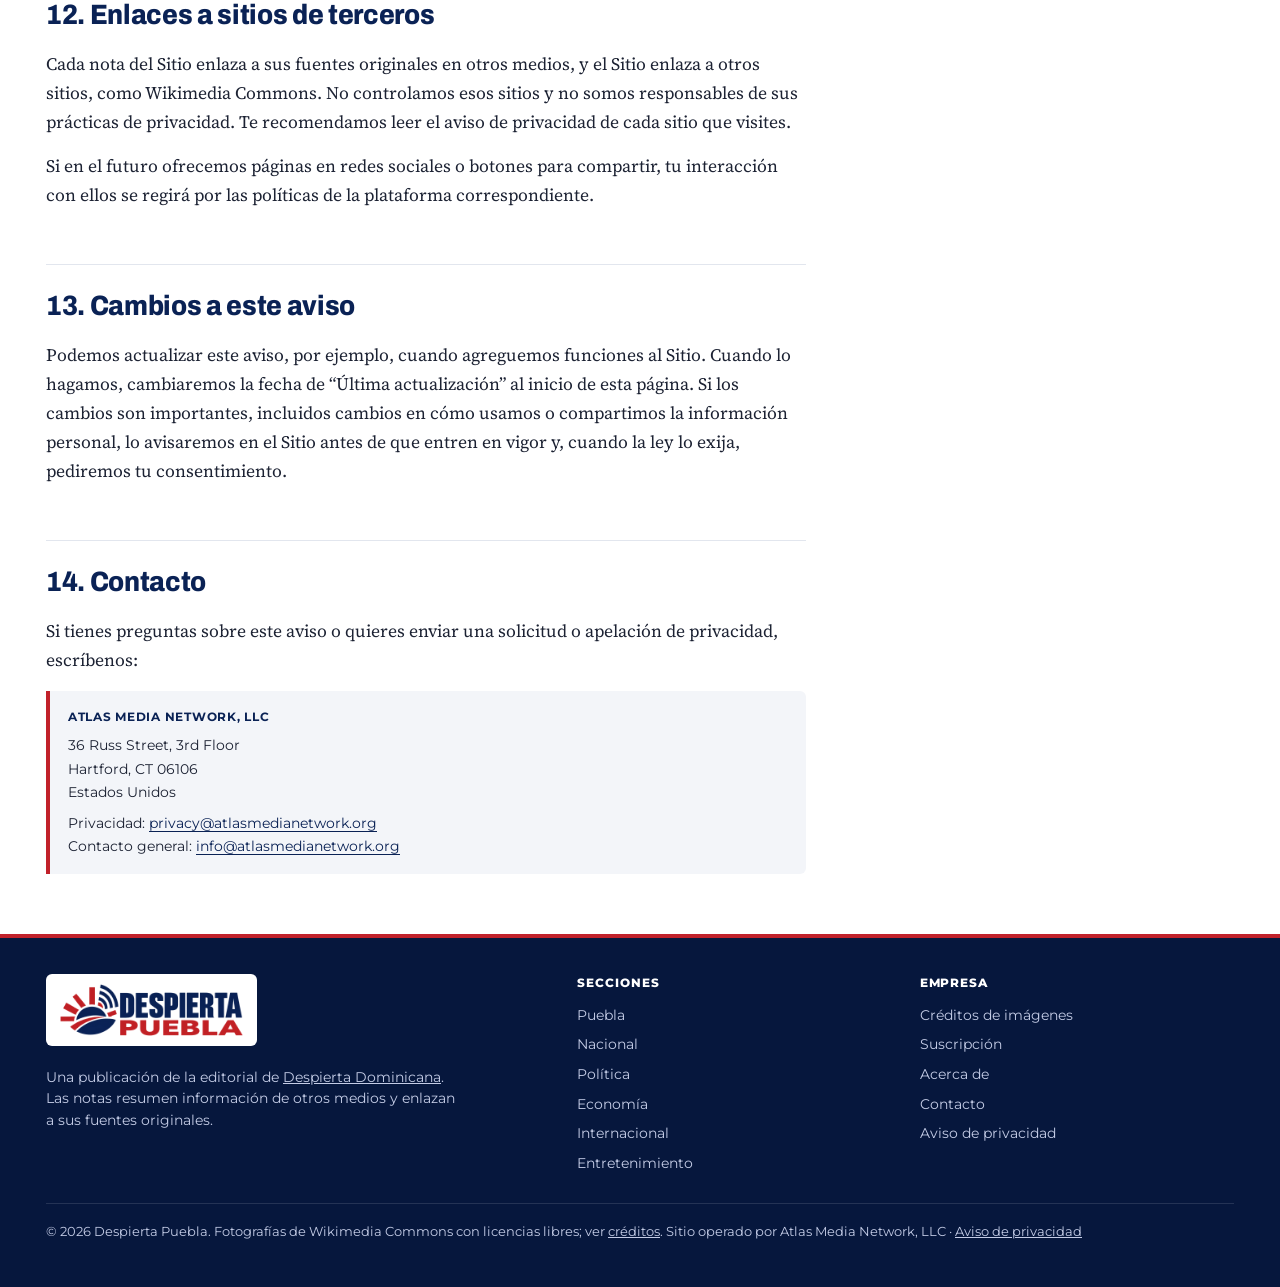
<file: privacy.html>
<!doctype html>
<html lang="es-MX">
<head>
<meta charset="utf-8">
<meta name="viewport" content="width=device-width, initial-scale=1, viewport-fit=cover">
<base href="/">
<title>Aviso de privacidad · Despierta Puebla</title>
<meta name="description" content="Cómo Atlas Media Network, LLC recopila, usa y comparte información personal en Despierta Puebla, y cómo ejercer tus derechos de privacidad.">
<link rel="canonical" href="https://despiertapuebla.com.mx/privacy">
<meta name="theme-color" content="#0a2255">
<meta property="og:site_name" content="Despierta Puebla">
<meta property="og:title" content="Aviso de privacidad · Despierta Puebla">
<meta property="og:description" content="Cómo Atlas Media Network, LLC recopila, usa y comparte información personal en Despierta Puebla.">
<meta property="og:image" content="https://despiertapuebla.com.mx/assets/og.png">
<link rel="icon" href="assets/favicon.svg" type="image/svg+xml">
<link rel="apple-touch-icon" href="assets/apple-touch-icon.png">
<link rel="preconnect" href="https://fonts.googleapis.com">
<link rel="preconnect" href="https://fonts.gstatic.com" crossorigin>
<link rel="stylesheet" href="https://fonts.googleapis.com/css2?family=Archivo:wdth,wght@75..100,600;75..100,700;75..100,800;75..100,900&family=Montserrat:wght@500;600;700;800&family=Source+Serif+4:opsz,wght@8..60,400;8..60,600&display=swap">
<link rel="stylesheet" href="assets/style.css">
</head>
<body data-pagina="privacidad">
<div id="app"></div>

<div id="politica-src">
<article class="nota-art politica">
  <div class="migas"><a href="index.html">Portada</a><span>›</span><span>Aviso de privacidad</span></div>
  <h1>Aviso de privacidad</h1>
  <div class="meta"><span>Fecha de entrada en vigor: 11 de noviembre de 2026 · Última actualización: 11 de noviembre de 2026</span></div>

  <nav class="indice" aria-label="Contenido">
    <b>Contenido</b>
    <ol>
      <li><a href="privacy#alcance">Quiénes somos y alcance</a></li>
      <li><a href="privacy#informacion">Información que recopilamos</a></li>
      <li><a href="privacy#uso">Cómo usamos la información</a></li>
      <li><a href="privacy#compartir">Con quién la compartimos</a></li>
      <li><a href="privacy#cookies">Cookies y tecnologías similares</a></li>
      <li><a href="privacy#retencion">Conservación de datos</a></li>
      <li><a href="privacy#seguridad">Seguridad</a></li>
      <li><a href="privacy#derechos">Tus derechos de privacidad</a></li>
      <li><a href="privacy#ejercer">Cómo ejercer tus derechos y apelar</a></li>
      <li><a href="privacy#menores">Menores de edad</a></li>
      <li><a href="privacy#transferencias">Transferencias internacionales</a></li>
      <li><a href="privacy#enlaces">Enlaces a sitios de terceros</a></li>
      <li><a href="privacy#cambios">Cambios a este aviso</a></li>
      <li><a href="privacy#contacto">Contacto</a></li>
    </ol>
  </nav>

  <div class="texto">
  <section id="alcance">
    <h2>1. Quiénes somos y alcance</h2>
    <p>Despierta Puebla (el “Sitio”), disponible en <a href="https://despiertapuebla.com.mx">despiertapuebla.com.mx</a>, y su dominio son operados por <strong>Atlas Media Network, LLC</strong> (“Atlas Media Network”, “nosotros”), una empresa con domicilio en 36 Russ Street, 3rd Floor, Hartford, CT 06106, Estados Unidos. El Sitio forma parte de la red de sitios de noticias de Atlas Media Network (<a href="https://www.atlasmedianetwork.org" target="_blank" rel="noopener">www.atlasmedianetwork.org</a>).</p>
    <p>Este aviso explica qué información personal se recopila cuando visitas el Sitio, cómo se usa y se comparte, y qué derechos tienes. “Información personal” es la que te identifica o puede vincularse razonablemente contigo. No incluye información anonimizada ni información disponible públicamente en los términos que define la ley aplicable.</p>
    <p>El Sitio publica noticias. No ofrece cuentas para lectores ni comentarios, y hoy no usa herramientas de analítica, publicidad ni píxeles de seguimiento. Este aviso aplica solo al Sitio. No aplica a los sitios de terceros a los que enlazamos ni a otros sitios de la red que publiquen su propio aviso.</p>
  </section>

  <section id="informacion">
    <h2>2. Información que recopilamos</h2>
    <h3>Información técnica que se recopila automáticamente</h3>
    <ul>
      <li><strong>Registros del servidor.</strong> Nuestro proveedor de alojamiento, Netlify, Inc., registra datos técnicos de cada solicitud al Sitio, como tu dirección IP, el agente de usuario de tu navegador, la página solicitada (incluidas las palabras que escribas en el buscador del Sitio, que viajan en la dirección de la página), la página de procedencia y la fecha y hora.</li>
      <li><strong>Tipografías.</strong> El Sitio carga tipografías desde Google Fonts. Para entregarlas, tu navegador se conecta a servidores de Google, lo que transmite tu dirección IP y datos de tu navegador a Google LLC.</li>
      <li><strong>Fotografías de archivo.</strong> Las fotografías de referencia del Sitio se cargan desde Wikimedia Commons. Al mostrarlas, tu navegador se conecta a servidores de la Wikimedia Foundation, Inc., que recibe tu dirección IP y datos de tu navegador. Configuramos esas imágenes para que no envíen la dirección de la página que estás leyendo.</li>
    </ul>

    <h3>Información que tú nos das</h3>
    <ul>
      <li><strong>Correos que nos envías.</strong> Si nos escribes a info@atlasmedianetwork.org o a privacy@atlasmedianetwork.org, recibimos tu dirección de correo, el contenido del mensaje y cualquier otra información que decidas incluir.</li>
      <li><strong>Formulario “Suscríbeme”.</strong> El Sitio muestra un formulario para el boletín diario. Hoy ese formulario <strong>no envía ni guarda</strong> la dirección de correo que escribes: se procesa solo en tu navegador y no llega a nosotros ni a ningún proveedor.</li>
    </ul>
    <p>Si ofrecemos un boletín por correo, recopilaremos tu dirección solo cuando te suscribas, la usaremos para enviarte el boletín, cada envío incluirá una forma de darte de baja y actualizaremos este aviso para nombrar al proveedor que lo envíe.</p>

    <h3>Panel de publicación (solo personal autorizado)</h3>
    <p>La sección /admin es un panel interno para el equipo editorial. Quien entra lo hace con su cuenta de GitHub, y el panel guarda en su navegador los datos de sesión necesarios. Los lectores no usan esta sección.</p>

    <p>No recopilamos de forma intencional “datos sensibles” en los términos de la Connecticut Data Privacy Act ni de leyes similares. Te pedimos no enviarnos ese tipo de datos por correo.</p>
  </section>

  <section id="uso">
    <h2>3. Cómo usamos la información</h2>
    <ul>
      <li>Operar, entregar y mantener el Sitio, y mostrar sus páginas, tipografías e imágenes.</li>
      <li>Proteger el Sitio y a sus visitantes, por ejemplo, para detectar abusos, ataques o fallas técnicas.</li>
      <li>Responder los mensajes que nos envías.</li>
      <li>Atender solicitudes de privacidad y llevar el registro de esas solicitudes y nuestras respuestas.</li>
      <li>Cumplir obligaciones legales y defender nuestros derechos.</li>
    </ul>
    <p>Tratamos la información personal solo en la medida razonablemente necesaria y proporcional para estos fines.</p>
  </section>

  <section id="compartir">
    <h2>4. Con quién la compartimos</h2>
    <p>Los siguientes proveedores reciben información personal porque prestan los servicios en los que se apoya el Sitio:</p>
    <div class="desborde"><table class="tabla">
      <thead><tr><th>Proveedor</th><th>Para qué</th><th>Qué información</th></tr></thead>
      <tbody>
        <tr><td data-label="Proveedor">Netlify, Inc.</td><td data-label="Para qué">Alojamiento del Sitio y registros del servidor</td><td data-label="Qué información">Dirección IP, agente de usuario, página solicitada y de procedencia, fecha y hora</td></tr>
        <tr><td data-label="Proveedor">Google LLC (Google Fonts)</td><td data-label="Para qué">Entrega de tipografías</td><td data-label="Qué información">Dirección IP y datos del navegador enviados con la solicitud de tipografías</td></tr>
        <tr><td data-label="Proveedor">Wikimedia Foundation, Inc. (Wikimedia Commons)</td><td data-label="Para qué">Entrega de fotografías de archivo</td><td data-label="Qué información">Dirección IP y datos del navegador enviados con la solicitud de imágenes</td></tr>
        <tr><td data-label="Proveedor">GitHub, Inc.</td><td data-label="Para qué">Almacenamiento del código del Sitio e inicio de sesión del personal en el panel /admin</td><td data-label="Qué información">Solo datos del personal editorial que inicia sesión. No recibe datos de los lectores</td></tr>
      </tbody>
    </table></div>
    <p>Cada proveedor trata la información conforme a sus propios términos y avisos de privacidad, por ejemplo: <a href="https://www.netlify.com/privacy/" target="_blank" rel="noopener">Netlify</a>, <a href="https://policies.google.com/privacy" target="_blank" rel="noopener">Google</a>, <a href="https://foundation.wikimedia.org/wiki/Policy:Privacy_policy" target="_blank" rel="noopener">Wikimedia Foundation</a> y <a href="https://docs.github.com/site-policy/privacy-policies/github-general-privacy-statement" target="_blank" rel="noopener">GitHub</a>.</p>
    <p>También podemos revelar información personal cuando la ley, una orden judicial u otro proceso legal lo exija; para proteger los derechos, bienes o seguridad de Atlas Media Network, de nuestros lectores o de otras personas; en relación con una fusión, adquisición o venta de todo o parte de nuestro negocio, sujeta a este aviso; o con tu consentimiento.</p>
    <h3>No vendemos datos ni hacemos publicidad dirigida</h3>
    <p>No vendemos información personal, no la usamos para publicidad dirigida y no hacemos perfilamiento para tomar decisiones que produzcan efectos legales o igualmente significativos. Si en el futuro el Sitio incluye publicidad o analítica, actualizaremos este aviso antes de hacerlo, nombraremos a los proveedores, explicaremos qué información reciben y agregaremos un enlace “Tus opciones de privacidad” para que puedas excluirte cuando la ley lo exija.</p>
  </section>

  <section id="cookies">
    <h2>5. Cookies y tecnologías similares</h2>
    <p>El Sitio no instala cookies propias ni guarda información en el almacenamiento de tu navegador. Hoy no usamos herramientas de analítica, píxeles publicitarios (como los de Google, Meta o TikTok), botones de redes sociales ni videos o mapas incrustados.</p>
    <p>Los proveedores descritos arriba (Netlify, Google Fonts y Wikimedia Commons) reciben datos técnicos de tu navegador cuando entregan sus contenidos, conforme a sus propias políticas.</p>
    <p>Si en el futuro usamos analítica, publicidad u otras tecnologías que instalen cookies, actualizaremos este aviso antes de usarlas y describiremos las opciones disponibles. Puedes bloquear o borrar cookies desde la configuración de tu navegador. Hacerlo no afecta el uso del Sitio en su forma actual.</p>
  </section>

  <section id="retencion">
    <h2>6. Conservación de datos</h2>
    <p>Conservamos la información personal solo el tiempo razonablemente necesario para los fines descritos en este aviso, por ejemplo, para responder tu mensaje, mantener registros, resolver disputas y cumplir obligaciones legales. Cuando ya no la necesitamos, la eliminamos o la anonimizamos.</p>
    <ul>
      <li>Correos que nos envías: <span class="tc">[TO CONFIRM]</span>.</li>
      <li>Registros del servidor en Netlify: según las prácticas de Netlify y la configuración de nuestro plan <span class="tc">[TO CONFIRM]</span>.</li>
      <li>Registros de solicitudes de privacidad y apelaciones: el tiempo necesario para documentar nuestro cumplimiento <span class="tc">[TO CONFIRM]</span>.</li>
    </ul>
  </section>

  <section id="seguridad">
    <h2>7. Seguridad</h2>
    <p>Usamos medidas administrativas y técnicas razonables, proporcionales al tipo y volumen de información que tratamos. Por ejemplo, el Sitio se sirve mediante una conexión cifrada (HTTPS) y el acceso al panel de publicación está limitado al personal autorizado.</p>
    <p>Ningún método de transmisión por internet ni de almacenamiento electrónico es completamente seguro, por lo que no podemos garantizar la seguridad absoluta de la información.</p>
  </section>

  <section id="derechos">
    <h2>8. Tus derechos de privacidad</h2>
    <h3>Residentes de Connecticut</h3>
    <p>Si resides en Connecticut, la Connecticut Data Privacy Act (CTDPA) puede darte derecho a:</p>
    <ul>
      <li><strong>Acceso:</strong> confirmar si tratamos tu información personal y acceder a ella.</li>
      <li><strong>Corrección:</strong> corregir información inexacta, considerando su naturaleza y los fines del tratamiento.</li>
      <li><strong>Eliminación:</strong> eliminar la información personal que nos diste o que obtuvimos sobre ti.</li>
      <li><strong>Portabilidad:</strong> obtener una copia de tu información en un formato portátil y, en la medida técnicamente posible, fácil de usar.</li>
      <li><strong>Exclusión:</strong> excluirte del tratamiento de tu información para publicidad dirigida, de su venta y del perfilamiento para decisiones automatizadas que produzcan efectos legales o igualmente significativos.</li>
    </ul>
    <p>Como se explica en la <a href="privacy#compartir">sección 4</a>, hoy no vendemos información personal ni la usamos para publicidad dirigida o perfilamiento. Aun así, puedes enviar una solicitud de exclusión: la registraremos y la aplicaremos si nuestras prácticas cambian. No te discriminaremos por ejercer estos derechos.</p>
    <p class="aviso-tc"><span class="tc">[TO CONFIRM]</span> Si Atlas Media Network alcanza los umbrales de aplicación de la CTDPA. Ofrecemos estos derechos a los residentes de Connecticut en los términos de este aviso.</p>

    <h3>Residentes de otros estados de Estados Unidos</h3>
    <p>Los residentes de otros estados, como California (California Consumer Privacy Act, reformada por la California Privacy Rights Act), pueden tener derechos similares conforme a las leyes de su estado: conocer, acceder, corregir, eliminar u obtener una copia de su información personal y excluirse de ciertos tratamientos. Esas leyes aplican solo a las empresas que cumplen ciertos umbrales, y nada en este aviso significa que Atlas Media Network esté sujeta a una ley en particular. Puedes enviar tu solicitud con el procedimiento de la <a href="privacy#ejercer">sección 9</a> y te responderemos conforme a la ley aplicable.</p>

    <h3>Global Privacy Control y otras señales de exclusión</h3>
    <p>Algunos navegadores y extensiones envían una señal de preferencia de exclusión, como Global Privacy Control (GPC). Como el Sitio no vende información personal ni la usa para publicidad dirigida, hoy no hay un tratamiento que esa señal deba detener. Si eso cambia, trataremos una señal válida como una solicitud de exclusión de la venta y de la publicidad dirigida para ese navegador o dispositivo, conforme a la ley aplicable.</p>
  </section>

  <section id="ejercer">
    <h2>9. Cómo ejercer tus derechos y apelar</h2>
    <h3>Cómo enviar una solicitud</h3>
    <p>Escribe a <a href="mailto:privacy@atlasmedianetwork.org">privacy@atlasmedianetwork.org</a> con el asunto “Solicitud de privacidad – Despierta Puebla”. Indica qué derecho quieres ejercer, en qué estado o país resides y los datos que nos permitan localizar tu información (por ejemplo, el correo con el que nos escribiste).</p>
    <h3>Verificación de identidad</h3>
    <p>Antes de atender una solicitud de acceso, corrección, eliminación o portabilidad debemos verificar tu identidad, normalmente confirmando que controlas el correo de la solicitud. Podemos pedirte información adicional, que usaremos solo para verificarte. Las solicitudes de exclusión no requieren verificación, pero podemos rechazar una que razonablemente consideremos fraudulenta y te explicaremos por qué.</p>
    <h3>Agentes autorizados</h3>
    <p>Puedes pedir que un agente autorizado presente la solicitud por ti. Podemos pedirle prueba de tu autorización por escrito y pedirte que confirmes tu identidad directamente con nosotros, salvo que el agente tenga un poder notarial válido o la ley disponga otra cosa.</p>
    <h3>Plazos y costo</h3>
    <p>Responderemos tu solicitud dentro de los 45 días siguientes a su recepción. Si es razonablemente necesario por la complejidad o el número de solicitudes, podemos prorrogar el plazo una vez por otros 45 días; en ese caso te avisaremos dentro de los primeros 45 días y te explicaremos el motivo.</p>
    <p>Atenderemos tus solicitudes sin costo al menos una vez cada 12 meses. Si una solicitud es claramente infundada, excesiva o repetitiva, podemos cobrar una cuota razonable o no atenderla, y te explicaremos por qué. Si decidimos no actuar sobre tu solicitud, te lo diremos dentro del plazo de respuesta, con los motivos y la forma de apelar.</p>
    <h3>Apelaciones</h3>
    <p>Si rechazamos tu solicitud, puedes apelar escribiendo a <a href="mailto:privacy@atlasmedianetwork.org">privacy@atlasmedianetwork.org</a> con el asunto “Apelación de solicitud de privacidad” dentro de un plazo razonable después de recibir nuestra decisión. Describe tu solicitud original y por qué crees que debemos reconsiderarla.</p>
    <p>Responderemos tu apelación por escrito dentro de los 60 días siguientes a su recepción, explicando lo que hicimos o no hicimos y por qué. Si negamos la apelación, puedes presentar una queja ante el Attorney General de Connecticut a través del <a href="https://portal.ct.gov/ag" target="_blank" rel="noopener">sitio de la Oficina del Attorney General</a>. Los residentes de otros estados pueden tener opciones similares ante su propio fiscal general o autoridad de privacidad.</p>
  </section>

  <section id="menores">
    <h2>10. Menores de edad</h2>
    <p>El Sitio no está dirigido a menores de 13 años y no recopilamos de forma intencional información personal de menores de 13 años, conforme a la Children’s Online Privacy Protection Act (COPPA) de Estados Unidos. Si crees que un menor de 13 años nos envió información personal, escríbenos a <a href="mailto:privacy@atlasmedianetwork.org">privacy@atlasmedianetwork.org</a> y tomaremos medidas para eliminarla.</p>
    <p>No vendemos información personal ni la usamos para publicidad dirigida de personas que sepamos, o ignoremos deliberadamente, que son menores de 18 años.</p>
  </section>

  <section id="transferencias">
    <h2>11. Transferencias internacionales</h2>
    <p>Atlas Media Network tiene su sede en Estados Unidos, y el Sitio se dirige principalmente a lectores en México. La información que se recopila al usar el Sitio se trata en Estados Unidos y puede tratarse en otros países donde operan nuestros proveedores, como Netlify, Google y la Wikimedia Foundation. Las leyes de protección de datos de esos países pueden ser distintas a las del tuyo.</p>
    <p>Al usar el Sitio, la información se transfiere y se trata en Estados Unidos y en esos otros países. Cuando la ley aplicable exija un mecanismo específico para la transferencia, nos apoyaremos en una salvaguarda adecuada <span class="tc">[TO CONFIRM]</span>.</p>
  </section>

  <section id="enlaces">
    <h2>12. Enlaces a sitios de terceros</h2>
    <p>Cada nota del Sitio enlaza a sus fuentes originales en otros medios, y el Sitio enlaza a otros sitios, como Wikimedia Commons. No controlamos esos sitios y no somos responsables de sus prácticas de privacidad. Te recomendamos leer el aviso de privacidad de cada sitio que visites.</p>
    <p>Si en el futuro ofrecemos páginas en redes sociales o botones para compartir, tu interacción con ellos se regirá por las políticas de la plataforma correspondiente.</p>
  </section>

  <section id="cambios">
    <h2>13. Cambios a este aviso</h2>
    <p>Podemos actualizar este aviso, por ejemplo, cuando agreguemos funciones al Sitio. Cuando lo hagamos, cambiaremos la fecha de “Última actualización” al inicio de esta página. Si los cambios son importantes, incluidos cambios en cómo usamos o compartimos la información personal, lo avisaremos en el Sitio antes de que entren en vigor y, cuando la ley lo exija, pediremos tu consentimiento.</p>
  </section>

  <section id="contacto">
    <h2>14. Contacto</h2>
    <p>Si tienes preguntas sobre este aviso o quieres enviar una solicitud o apelación de privacidad, escríbenos:</p>
    <div class="caja-fuentes">
      <b>Atlas Media Network, LLC</b>
      <p style="margin:0 0 8px">36 Russ Street, 3rd Floor<br>Hartford, CT 06106<br>Estados Unidos</p>
      <p style="margin:0">Privacidad: <a href="mailto:privacy@atlasmedianetwork.org">privacy@atlasmedianetwork.org</a><br>Contacto general: <a href="mailto:info@atlasmedianetwork.org">info@atlasmedianetwork.org</a></p>
    </div>
  </section>
  </div>
</article>
</div>

<script src="assets/imagenes.js"></script>
<script src="assets/datos.js?v=e71a390d1c"></script>
<script src="assets/en-vivo.js?v=8457e9b8d8"></script><script src="assets/app.js?v=b05a598c6f"></script>
</body>
</html>
</file>
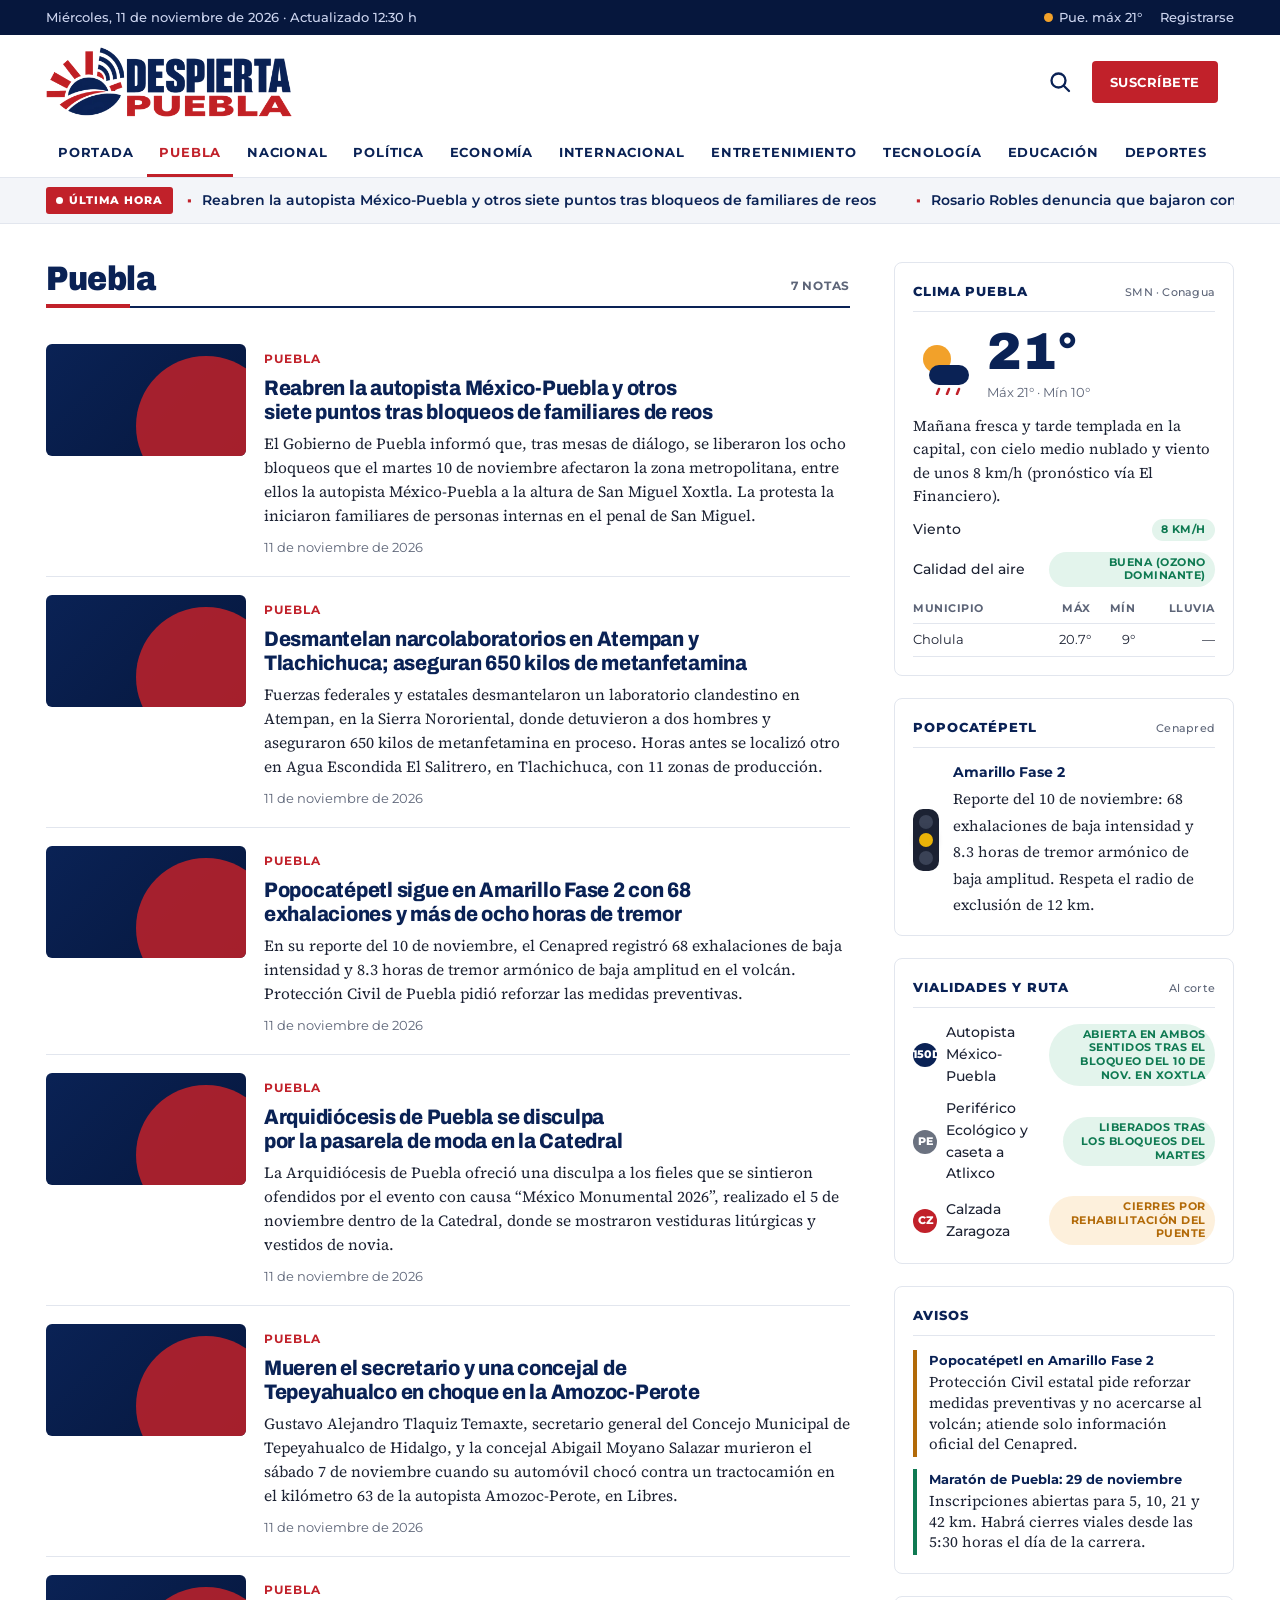
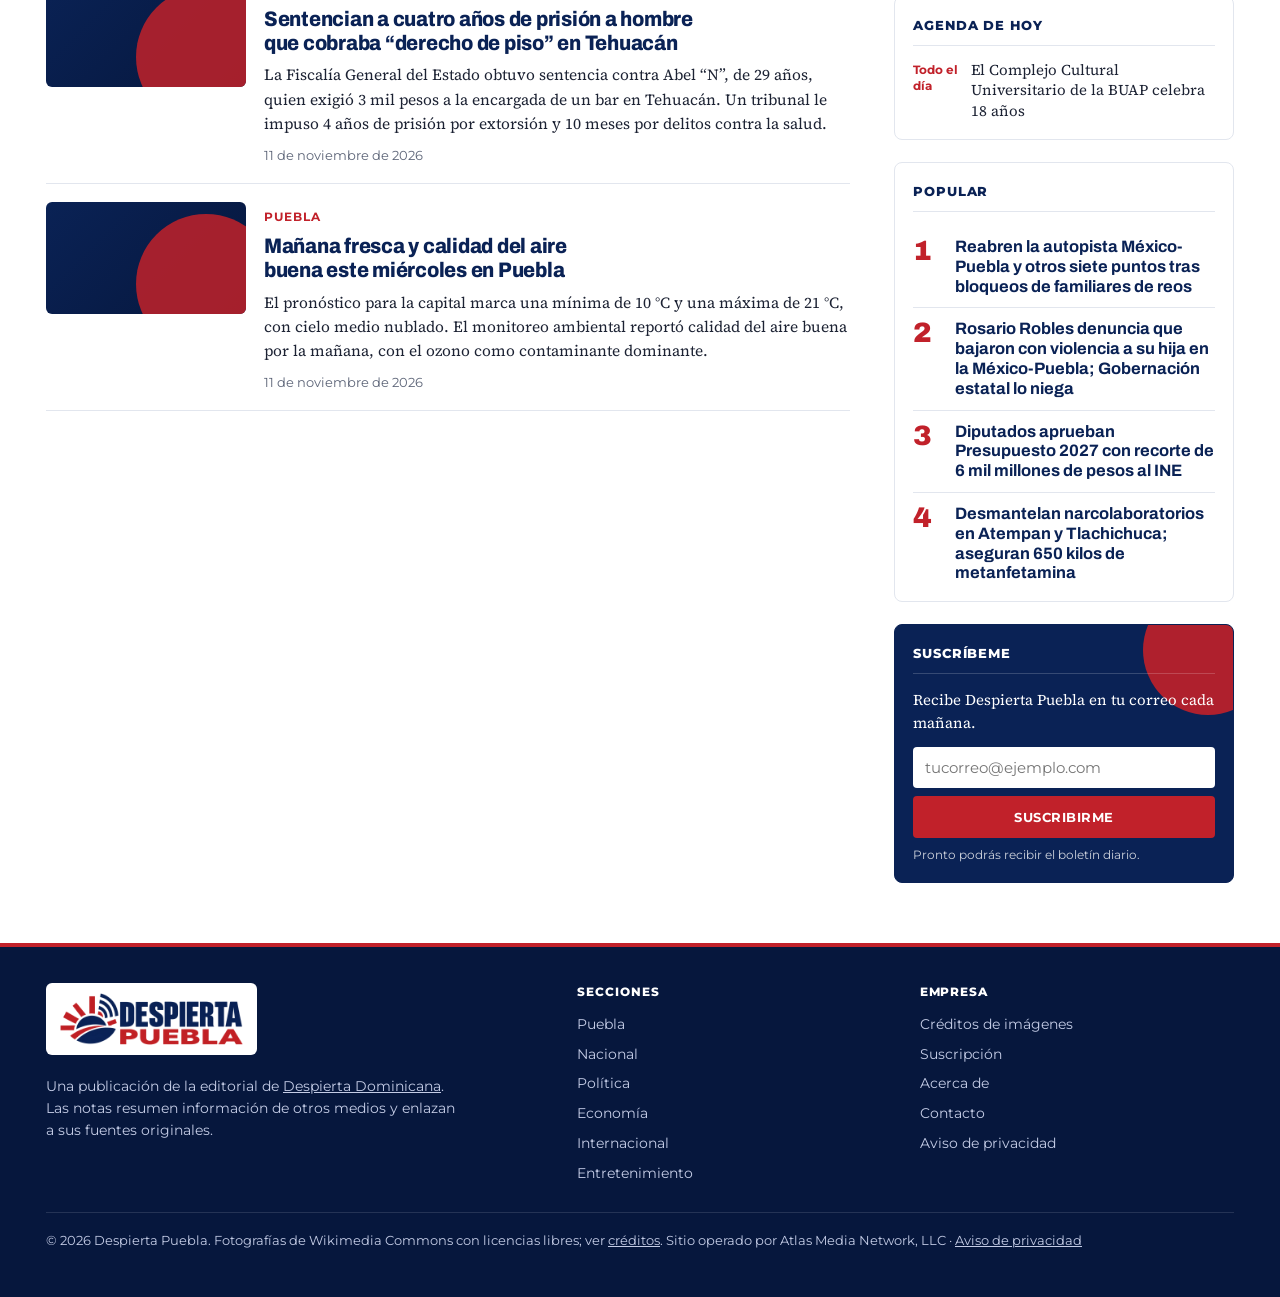
<file: seccion.html>
<!doctype html>
<html lang="es-MX">
<head>
<meta charset="utf-8">
<meta name="viewport" content="width=device-width, initial-scale=1, viewport-fit=cover">
<title>Sección · Despierta Puebla</title>
<meta name="description" content="Noticias de Puebla y del país: Puebla, Nacional, Política, Economía, Internacional, Entretenimiento, Tecnología, Educación y Deportes.">
<meta name="theme-color" content="#0a2255">
<meta property="og:site_name" content="Despierta Puebla">
<meta property="og:title" content="Sección · Despierta Puebla">
<meta property="og:description" content="Noticias de Puebla y del país: Puebla, Nacional, Política, Economía, Internacional, Entretenimiento, Tecnología, Educación y Deportes.">
<meta property="og:image" content="https://despiertapuebla.com.mx/assets/og.png">
<link rel="icon" href="/assets/favicon.svg" type="image/svg+xml">
<link rel="apple-touch-icon" href="/assets/apple-touch-icon.png">
<link rel="preconnect" href="https://fonts.googleapis.com">
<link rel="preconnect" href="https://fonts.gstatic.com" crossorigin>
<link rel="stylesheet" href="https://fonts.googleapis.com/css2?family=Archivo:wdth,wght@75..100,600;75..100,700;75..100,800;75..100,900&family=Montserrat:wght@500;600;700;800&family=Source+Serif+4:opsz,wght@8..60,400;8..60,600&display=swap">
<link rel="stylesheet" href="assets/style.css">
</head>
<body data-pagina="seccion">
<div id="app"><noscript><p style="padding:24px;font-family:sans-serif">Activa JavaScript para ver las noticias de Despierta Puebla.</p></noscript></div>
<script src="assets/imagenes.js"></script>
<script src="assets/datos.js?v=e71a390d1c"></script>
<script src="assets/en-vivo.js?v=8457e9b8d8"></script><script src="assets/app.js?v=b05a598c6f"></script>
</body>
</html>
</file>
<file: assets/style.css>
/* Despierta Puebla — estilos
   Diseño: portada blanca con titulares azul marino y detalles en rojo (colores del logo); columna lateral con Puebla hoy. */
:root{
  --blanco:#ffffff; --gris:#f3f5f9; --linea:#e2e6ee; --texto:#1c2233; --suave:#5d6578;
  --navy:#0a2255; --navy-2:#06173d; --rojo:#c1212a; --rojo-2:#9b151d; --sol:#f2a12a;
  --ok:#0f7a52; --warn:#b26a08; --bad:#c41d26;
  --titular:"Archivo","Arial Narrow",Arial,sans-serif;
  --ui:"Montserrat",ui-sans-serif,system-ui,sans-serif;
  --lectura:"Source Serif 4",Georgia,"Times New Roman",serif;
  color-scheme:light;
}
*,*::before,*::after{box-sizing:border-box}
html{-webkit-text-size-adjust:100%}
body{margin:0;background:var(--blanco);color:var(--texto);font-family:var(--lectura);font-size:17px;line-height:1.55}
img{max-width:100%}
[hidden]{display:none!important}
.wrap{max-width:1220px;margin:0 auto;padding-left:max(16px,env(safe-area-inset-left,0px));padding-right:max(16px,env(safe-area-inset-right,0px))}
a{color:inherit;text-decoration:none}
button{font:inherit;color:inherit}
button:focus-visible,a:focus-visible,input:focus-visible{outline:2px solid var(--rojo);outline-offset:2px}
h1,h2,h3{font-family:var(--titular);color:var(--navy);margin:0;text-wrap:balance;letter-spacing:-.012em}
.sr{position:absolute;width:1px;height:1px;overflow:hidden;clip:rect(0 0 0 0)}
.saltar{position:absolute;left:-9999px;top:8px;background:var(--navy);color:#fff;padding:8px 12px;z-index:100;font-family:var(--ui)}
.saltar:focus{left:12px}

/* barra superior */
.util{background:var(--navy-2);color:#cdd5ef;font-family:var(--ui);font-size:12.5px;font-weight:500}
.util .wrap{display:flex;justify-content:space-between;align-items:center;gap:12px;padding-block:8px;flex-wrap:wrap}
.util .der{display:flex;gap:18px;align-items:center}
.util a:hover{color:#fff}
.util .clima-mini{display:flex;gap:6px;align-items:center}
.util .clima-mini i{width:9px;height:9px;border-radius:50%;background:var(--sol);display:inline-block}
@media (max-width:560px){.util .fecha-larga{display:none}}

/* encabezado */
header.mast{position:sticky;top:0;z-index:30;background:var(--blanco);border-bottom:1px solid var(--linea)}
.mast .fila{display:grid;grid-template-columns:auto minmax(0,1fr) auto;align-items:center;gap:16px;padding-block:12px}
.logo{display:block;justify-self:start}
.logo img{display:block;height:clamp(46px,6.6vw,70px);width:auto;max-width:100%}
.acciones{display:flex;gap:10px;align-items:center;justify-self:end}
.icono{width:44px;height:44px;display:grid;place-items:center;background:none;border:0;cursor:pointer;border-radius:50%}
.icono:hover{background:var(--gris)}
.icono svg{width:24px;height:24px;stroke:var(--navy);fill:none;stroke-width:2.3;stroke-linecap:round}
.btn{font-family:var(--ui);font-weight:700;font-size:13px;letter-spacing:.04em;text-transform:uppercase;background:var(--rojo);color:#fff;border:0;border-radius:4px;padding:11px 18px;cursor:pointer;display:inline-block}
.btn:hover{background:var(--rojo-2)}
.btn.sec{background:var(--navy)} .btn.sec:hover{background:var(--navy-2)}
#abrir-menu{display:none}
@media (max-width:820px){
  .mast .fila{grid-template-columns:44px minmax(0,1fr) 44px;gap:8px}
  #abrir-menu{display:grid}
  .logo{justify-self:center}
  .acciones .btn{display:none}
}
nav.secciones .wrap{overflow-x:auto;scrollbar-width:none}
nav.secciones .wrap::-webkit-scrollbar{display:none}
nav.secciones ul{display:flex;gap:2px;list-style:none;margin:0;padding:0;white-space:nowrap}
nav.secciones a{display:block;font-family:var(--ui);font-weight:700;font-size:13px;letter-spacing:.06em;text-transform:uppercase;color:var(--navy);padding:13px 12px 11px;border-bottom:3px solid transparent}
nav.secciones a:hover{color:var(--rojo)}
nav.secciones a[aria-current="page"]{color:var(--rojo);border-bottom-color:var(--rojo)}
@media (max-width:820px){nav.secciones{border-top:1px solid var(--linea)}}

/* capas: menú y búsqueda */
.overlay{position:fixed;inset:0;z-index:60;background:rgba(6,23,61,.97);color:#fff;padding:calc(24px + env(safe-area-inset-top,0px)) max(24px,env(safe-area-inset-right,0px)) 24px max(24px,env(safe-area-inset-left,0px));overflow:auto}
.overlay .cerrar{position:absolute;top:calc(14px + env(safe-area-inset-top,0px));right:max(14px,env(safe-area-inset-right,0px))}
.overlay .cerrar svg{stroke:#fff}
.overlay .cerrar:hover{background:rgba(255,255,255,.1)}
.overlay .reg{font-family:var(--ui);font-weight:600;font-size:20px;text-align:center;margin:18px 0 30px}
.overlay ul{list-style:none;margin:0 auto;padding:0;max-width:480px;display:flex;flex-direction:column}
.overlay nav a{display:block;border-bottom:1px solid rgba(255,255,255,.14);color:#fff;font-family:var(--ui);font-weight:600;font-size:clamp(20px,5.6vw,26px);letter-spacing:.03em;text-transform:uppercase;padding:14px 0}
.overlay nav a[aria-current="page"]{color:#ff7d76}
.overlay label{display:block;font-family:var(--ui);text-align:center;font-size:18px;margin:40px 0 18px}
.overlay input{display:block;width:100%;max-width:640px;margin:0 auto;background:none;border:0;border-bottom:2px solid #fff;color:#fff;font-family:var(--ui);font-size:24px;padding:10px 0}
.overlay input::placeholder{color:rgba(255,255,255,.45)}
.overlay .hint{text-align:center;font-family:var(--ui);font-size:14px;opacity:.7;margin-top:14px}

/* última hora */
.breaking{background:var(--gris);border-bottom:1px solid var(--linea)}
.breaking .wrap{display:flex;align-items:center;gap:14px;padding-block:9px;overflow:hidden}
.breaking .tag{flex:none;background:var(--rojo);color:#fff;font-family:var(--ui);font-weight:800;font-size:11px;letter-spacing:.08em;text-transform:uppercase;padding:5px 10px;border-radius:3px;display:flex;align-items:center;gap:6px}
.breaking .tag::before{content:"";width:7px;height:7px;border-radius:50%;background:#fff}
.ticker{overflow:hidden;min-width:0;flex:1}
.ticker ul{display:flex;gap:40px;list-style:none;margin:0;padding:0;white-space:nowrap;width:max-content;font-family:var(--ui);font-weight:600;font-size:13.5px;color:var(--navy)}
.ticker li::before{content:"■";color:var(--rojo);font-size:8px;margin-right:10px;vertical-align:2px}
.ticker a:hover{color:var(--rojo)}
@media (prefers-reduced-motion:no-preference){
  .breaking .tag::before{animation:late 1.4s ease-in-out infinite}
  .ticker ul{animation:corre 80s linear infinite}
  .ticker:hover ul{animation-play-state:paused}
}
@keyframes late{50%{opacity:.25}}
@keyframes corre{to{transform:translateX(-50%)}}

/* imágenes */
.img{position:relative;display:block;aspect-ratio:16/9;max-width:100%;border-radius:6px;overflow:hidden;background:linear-gradient(135deg,var(--navy) 0%,var(--navy-2) 100%)}
.img img{position:absolute;inset:0;width:100%;height:100%;object-fit:cover;display:block}
.img.sin-foto::after{content:"";position:absolute;right:-30px;bottom:-40px;width:140px;height:140px;border-radius:50%;background:var(--rojo);opacity:.85}
.img .tagimg{position:absolute;left:10px;bottom:10px;z-index:1;background:var(--rojo);color:#fff;font-family:var(--ui);font-weight:700;font-size:10.5px;letter-spacing:.07em;text-transform:uppercase;padding:4px 8px;border-radius:3px}
@media (prefers-reduced-motion:no-preference){.img img{transition:transform .5s ease}a:hover .img img{transform:scale(1.04)}}

/* metadatos */
.cat{font-family:var(--ui);font-weight:700;font-size:11.5px;letter-spacing:.08em;text-transform:uppercase;color:var(--rojo)}
a.cat:hover{text-decoration:underline}
.meta{display:flex;gap:8px 12px;align-items:center;flex-wrap:wrap;font-family:var(--ui);font-size:12.5px;color:var(--suave);margin-top:10px}
.fuentes{display:flex;gap:4px 10px;flex-wrap:wrap;font-family:var(--ui);font-size:12px;color:var(--suave);margin-top:8px}
.fuentes a{color:var(--navy);text-decoration:underline;text-decoration-color:var(--linea);text-underline-offset:3px}
.fuentes a:hover{color:var(--rojo)}
a.t:hover h2,a.t:hover h3{color:var(--rojo)}

/* portada */
.hero{display:grid;grid-template-columns:minmax(0,1.65fr) minmax(0,1fr);gap:32px;padding-block:30px 34px;border-bottom:1px solid var(--linea)}
@media (max-width:900px){.hero{grid-template-columns:minmax(0,1fr)}}
.hero .principal .img{border-radius:8px}
.hero .principal h2{font-size:clamp(28px,3.8vw,44px);font-weight:900;font-stretch:88%;line-height:1.04;margin-top:14px}
.hero .principal .dek{font-size:19px;color:var(--suave);margin:12px 0 0;max-width:62ch}
.lateral article{display:grid;grid-template-columns:minmax(0,1fr) 128px;gap:14px;padding-block:16px;border-bottom:1px solid var(--linea)}
.lateral article:first-child{padding-top:0}
.lateral article:last-child{border-bottom:0}
.lateral h3{font-size:19px;font-weight:800;font-stretch:92%;line-height:1.15;margin-top:6px}
.lateral .img{aspect-ratio:4/3;border-radius:5px}

/* cabezas de sección */
.cabeza{display:flex;align-items:flex-end;justify-content:space-between;gap:12px;margin:38px 0 18px;padding-bottom:10px;border-bottom:2px solid var(--navy);position:relative;flex-wrap:wrap}
.cabeza::after{content:"";position:absolute;left:0;bottom:-2px;width:84px;height:4px;background:var(--rojo)}
.cabeza h2,.cabeza h1{font-family:var(--titular);font-weight:900;font-stretch:88%;font-size:clamp(26px,3.2vw,34px);line-height:1}
.cabeza p,.cabeza a.mas{margin:0;font-family:var(--ui);font-weight:700;font-size:12px;letter-spacing:.06em;text-transform:uppercase;color:var(--suave)}
.cabeza a.mas{color:var(--rojo)}
.cabeza a.mas:hover{text-decoration:underline}

/* cuerpo */
main.cuerpo{display:grid;grid-template-columns:minmax(0,1fr) 340px;gap:44px;padding-bottom:60px}
@media (max-width:980px){main.cuerpo{grid-template-columns:minmax(0,1fr)}}
.tarjetas{display:grid;grid-template-columns:repeat(3,minmax(0,1fr));gap:30px 24px}
@media (max-width:1100px){.tarjetas{grid-template-columns:repeat(2,minmax(0,1fr))}}
@media (max-width:560px){.tarjetas{grid-template-columns:minmax(0,1fr)}}
.tarjetas article{min-width:0;display:flex;flex-direction:column}
.tarjetas h3{font-size:20px;font-weight:800;font-stretch:92%;line-height:1.16;margin-top:8px}
.tarjetas p{margin:8px 0 0;font-size:15.5px}
.tarjetas .cat{margin-top:14px;display:block}
.lista{display:flex;flex-direction:column}
.lista article{display:grid;grid-template-columns:200px minmax(0,1fr);gap:18px;padding-block:18px;border-bottom:1px solid var(--linea)}
.lista h3{font-size:21px;font-weight:800;font-stretch:92%;line-height:1.15;margin-top:6px}
.lista p{margin:8px 0 0;font-size:15.5px}
@media (max-width:560px){.lista article{grid-template-columns:110px minmax(0,1fr);gap:12px}.lista p{display:none}.lista h3{font-size:17px}.lista .img{aspect-ratio:1}}
.vacio{padding:28px;background:var(--gris);border-radius:8px;font-family:var(--ui);color:var(--suave);margin-top:24px}
.paginar{display:flex;justify-content:center;margin-top:28px}

/* nota */
.nota-art{max-width:760px}
.nota-art h1{font-size:clamp(30px,4.4vw,48px);font-weight:900;font-stretch:88%;line-height:1.04;margin-top:10px}
.nota-art .migas{font-family:var(--ui);font-size:12.5px;color:var(--suave);margin-top:26px;display:flex;gap:8px;flex-wrap:wrap}
.nota-art .migas a:hover{color:var(--rojo)}
.nota-art figure{margin:22px 0 0}
.nota-art figure .img{border-radius:8px}
.nota-art figcaption{font-family:var(--ui);font-size:12px;color:var(--suave);margin-top:8px}
.nota-art figcaption a{text-decoration:underline;text-underline-offset:2px}
.nota-art .texto{font-size:19px;line-height:1.65;margin-top:22px}
.nota-art .texto p{margin:0 0 16px}
.caja-fuentes{background:var(--gris);border-left:4px solid var(--rojo);border-radius:0 6px 6px 0;padding:16px 18px;margin-top:10px;font-family:var(--ui);font-size:14px}
.caja-fuentes b{display:block;color:var(--navy);text-transform:uppercase;letter-spacing:.06em;font-size:12px;margin-bottom:8px}
.caja-fuentes ul{margin:0;padding-left:18px;display:flex;flex-direction:column;gap:4px}
.caja-fuentes a{color:var(--navy);text-decoration:underline;text-underline-offset:3px}
.caja-fuentes a:hover{color:var(--rojo)}
.compartir{display:flex;gap:10px;align-items:center;flex-wrap:wrap;margin-top:22px;font-family:var(--ui);font-size:13px;color:var(--suave)}

/* columna lateral */
aside.rail{display:flex;flex-direction:column;gap:22px;min-width:0;padding-top:38px}
.panel{border:1px solid var(--linea);border-radius:8px;padding:18px;background:var(--blanco)}
.panel h4{font-family:var(--ui);font-weight:800;font-size:13px;letter-spacing:.07em;text-transform:uppercase;color:var(--navy);margin:0 0 14px;display:flex;justify-content:space-between;align-items:baseline;gap:8px;padding-bottom:10px;border-bottom:1px solid var(--linea)}
.panel h4 small{font-weight:500;font-size:11px;color:var(--suave);letter-spacing:.02em;text-transform:none}
.clima-p{display:flex;align-items:center;gap:14px}
.clima-p svg{width:60px;height:60px;flex:none}
.clima-p b{font-family:var(--titular);font-weight:900;font-size:52px;line-height:1;color:var(--navy);font-variant-numeric:tabular-nums}
.clima-p span{font-family:var(--ui);font-size:13px;color:var(--suave)}
.panel p.txt{margin:10px 0 0;font-size:15px}
.filas{display:flex;flex-direction:column;gap:11px;margin-top:12px;font-family:var(--ui);font-size:14px;font-weight:500}
.filas .f{display:flex;justify-content:space-between;align-items:center;gap:10px}
.linea-m{display:flex;align-items:center;gap:9px}
.linea-m i{width:24px;height:24px;border-radius:50%;display:grid;place-items:center;color:#fff;font-style:normal;font-weight:800;font-size:11px;flex:none}
.chip{font-family:var(--ui);font-weight:700;font-size:10.5px;text-transform:uppercase;letter-spacing:.05em;padding:4px 9px;border-radius:999px;white-space:nowrap}
.c-ok{background:#e3f4ec;color:var(--ok)} .c-warn{background:#fdf0dc;color:var(--warn)} .c-bad{background:#fbe2e3;color:var(--bad)}
.munis{width:100%;border-collapse:collapse;margin-top:14px;font-family:var(--ui);font-size:12.5px}
.munis th{text-align:left;font-weight:700;color:var(--suave);font-size:10.5px;text-transform:uppercase;letter-spacing:.05em;padding:0 0 6px;border-bottom:1px solid var(--linea)}
.munis td{padding:6px 0;border-bottom:1px solid var(--linea)}
.munis td+td,.munis th+th{text-align:right}
.avisos{list-style:none;margin:0;padding:0;display:flex;flex-direction:column;gap:12px}
.avisos li{border-left:4px solid var(--ok);padding:2px 0 2px 12px;font-size:15px;line-height:1.38;display:flex;flex-direction:column;gap:2px}
.avisos li.a-warn{border-color:var(--warn)}.avisos li.a-bad{border-color:var(--bad)}
.avisos b{font-family:var(--ui);font-size:13px;color:var(--navy)}
.popo{display:flex;gap:14px;align-items:center}
.popo .semaforo{flex:none;display:flex;flex-direction:column;gap:4px;background:#1c2233;border-radius:10px;padding:6px}
.popo .semaforo i{width:14px;height:14px;border-radius:50%;background:#3a4256;display:block}
.popo .semaforo i.on{box-shadow:0 0 8px currentColor}
.popo b{display:block;font-family:var(--ui);font-size:14px;color:var(--navy);margin-bottom:2px}
.popo span{font-size:15px;line-height:1.38}
.hnc{display:flex;gap:14px;align-items:center;font-size:15px;line-height:1.4}
.engomado{width:52px;height:52px;border-radius:50%;background:#e0287a;color:#fff;display:grid;place-items:center;font-family:var(--ui);font-weight:800;font-size:14px;flex:none;box-shadow:inset 0 0 0 4px rgba(255,255,255,.35)}
.marchas{list-style:none;margin:0;padding:0;display:flex;flex-direction:column;gap:12px}
.marchas li{display:grid;grid-template-columns:50px minmax(0,1fr);gap:8px;font-size:15px;line-height:1.35}
.marchas time{font-family:var(--ui);font-weight:700;font-size:12px;color:var(--rojo);padding-top:2px}
.popular ol{margin:0;padding:0;list-style:none;counter-reset:p;display:flex;flex-direction:column}
.popular li{counter-increment:p;display:grid;grid-template-columns:34px minmax(0,1fr);gap:8px;padding-block:11px;border-bottom:1px solid var(--linea)}
.popular li:last-child{border-bottom:0;padding-bottom:0}
.popular li::before{content:counter(p);font-family:var(--titular);font-weight:900;font-size:28px;color:var(--rojo);line-height:1}
.popular a{font-family:var(--titular);font-weight:700;font-size:16.5px;line-height:1.2;color:var(--navy)}
.popular a:hover{color:var(--rojo)}
.news{background:var(--navy);border-color:var(--navy);color:#fff;position:relative;overflow:hidden}
.news::after{content:"";position:absolute;right:-40px;top:-40px;width:130px;height:130px;border-radius:50%;background:var(--rojo);opacity:.9}
.news h4{color:#fff;border-bottom-color:rgba(255,255,255,.18);position:relative;z-index:1}
.news p{margin:0 0 12px;font-size:15px;position:relative;z-index:1}
.news form{display:flex;flex-direction:column;gap:8px;position:relative;z-index:1}
.news input{font-family:var(--ui);font-size:15px;padding:11px 12px;border-radius:4px;border:0;background:#fff;color:var(--texto)}
.nota-form{font-family:var(--ui);font-size:12px;opacity:.8}

/* créditos */
.tabla{width:100%;border-collapse:collapse;font-family:var(--ui);font-size:14px}
.tabla th,.tabla td{text-align:left;padding:10px 8px;border-bottom:1px solid var(--linea);vertical-align:top}
.tabla th{color:var(--navy);font-size:12px;text-transform:uppercase;letter-spacing:.05em}
.tabla td a{color:var(--navy);text-decoration:underline;text-underline-offset:3px;word-break:break-word}
.desborde{overflow-x:auto}
.miniatura{width:96px;aspect-ratio:16/10;border-radius:4px}

/* pie */
footer.pie{background:var(--navy-2);color:#c4cce6;border-top:4px solid var(--rojo)}
footer.pie .wrap{display:grid;grid-template-columns:minmax(0,1.6fr) repeat(2,minmax(0,1fr));gap:28px;padding-block:36px 46px;font-family:var(--ui);font-size:14px}
@media (max-width:680px){footer.pie .wrap{grid-template-columns:minmax(0,1fr)}}
footer.pie .marca{background:#fff;border-radius:6px;padding:10px 14px;display:inline-block}
footer.pie .marca img{height:52px;width:auto;display:block}
footer.pie h5{font-size:12px;font-weight:800;text-transform:uppercase;letter-spacing:.08em;color:#fff;margin:0 0 12px}
footer.pie ul{list-style:none;margin:0;padding:0;display:flex;flex-direction:column;gap:8px}
footer.pie a:hover{color:#fff;text-decoration:underline}
footer.pie .copy{grid-column:1/-1;border-top:1px solid rgba(255,255,255,.12);padding-top:18px;font-size:12.5px}

/* aviso de privacidad */
.politica .meta{font-family:var(--ui);font-size:13px;color:var(--suave);margin-top:12px}
.politica .indice{border:1px solid var(--linea);border-radius:8px;padding:16px 18px;margin-top:24px;font-family:var(--ui);font-size:14px}
.politica .indice b{display:block;color:var(--navy);text-transform:uppercase;letter-spacing:.06em;font-size:12px;margin-bottom:8px}
.politica .indice ol{margin:0;padding-left:20px;columns:2;column-gap:28px}
.politica .indice li{margin-bottom:4px;break-inside:avoid}
.politica .indice a:hover{color:var(--rojo);text-decoration:underline}
.politica .texto{font-size:17.5px}
.politica section{scroll-margin-top:150px;padding-top:8px}
.politica h2{font-size:clamp(23px,3vw,28px);font-weight:800;font-stretch:90%;margin:30px 0 12px;padding-top:18px;border-top:1px solid var(--linea)}
.politica h3{font-family:var(--ui);font-size:15px;font-weight:800;color:var(--navy);margin:20px 0 8px}
.politica ul{margin:0 0 16px;padding-left:22px}
.politica li{margin-bottom:8px}
.politica li::marker{color:var(--rojo)}
.politica .texto a{color:var(--navy);text-decoration:underline;text-underline-offset:3px}
.politica .tabla{margin:6px 0 16px}
.politica .tc{font-family:var(--ui);font-size:.78em;font-weight:700;color:var(--rojo);background:#fff3f3;border:1px dashed var(--rojo);border-radius:3px;padding:0 5px;white-space:nowrap}
.politica .aviso-tc{background:var(--gris);border-left:4px solid var(--rojo);padding:10px 14px;font-size:15.5px}
@media (max-width:640px){
  .politica .indice ol{columns:1}
  .politica .tabla thead{display:none}
  .politica .tabla,.politica .tabla tbody,.politica .tabla tr,.politica .tabla td{display:block;width:100%}
  .politica .tabla tr{border-bottom:1px solid var(--linea);padding:8px 0}
  .politica .tabla td{border:0;padding:3px 0}
  .politica .tabla td::before{content:attr(data-label);display:block;font-size:11px;font-weight:700;text-transform:uppercase;letter-spacing:.05em;color:var(--suave)}
}
/* estados largos en la columna lateral */
.rail .f{gap:10px}
.rail .f .chip{white-space:normal;text-align:right;max-width:55%;line-height:1.3}
.rail .f .linea-m{min-width:0}
</file>
